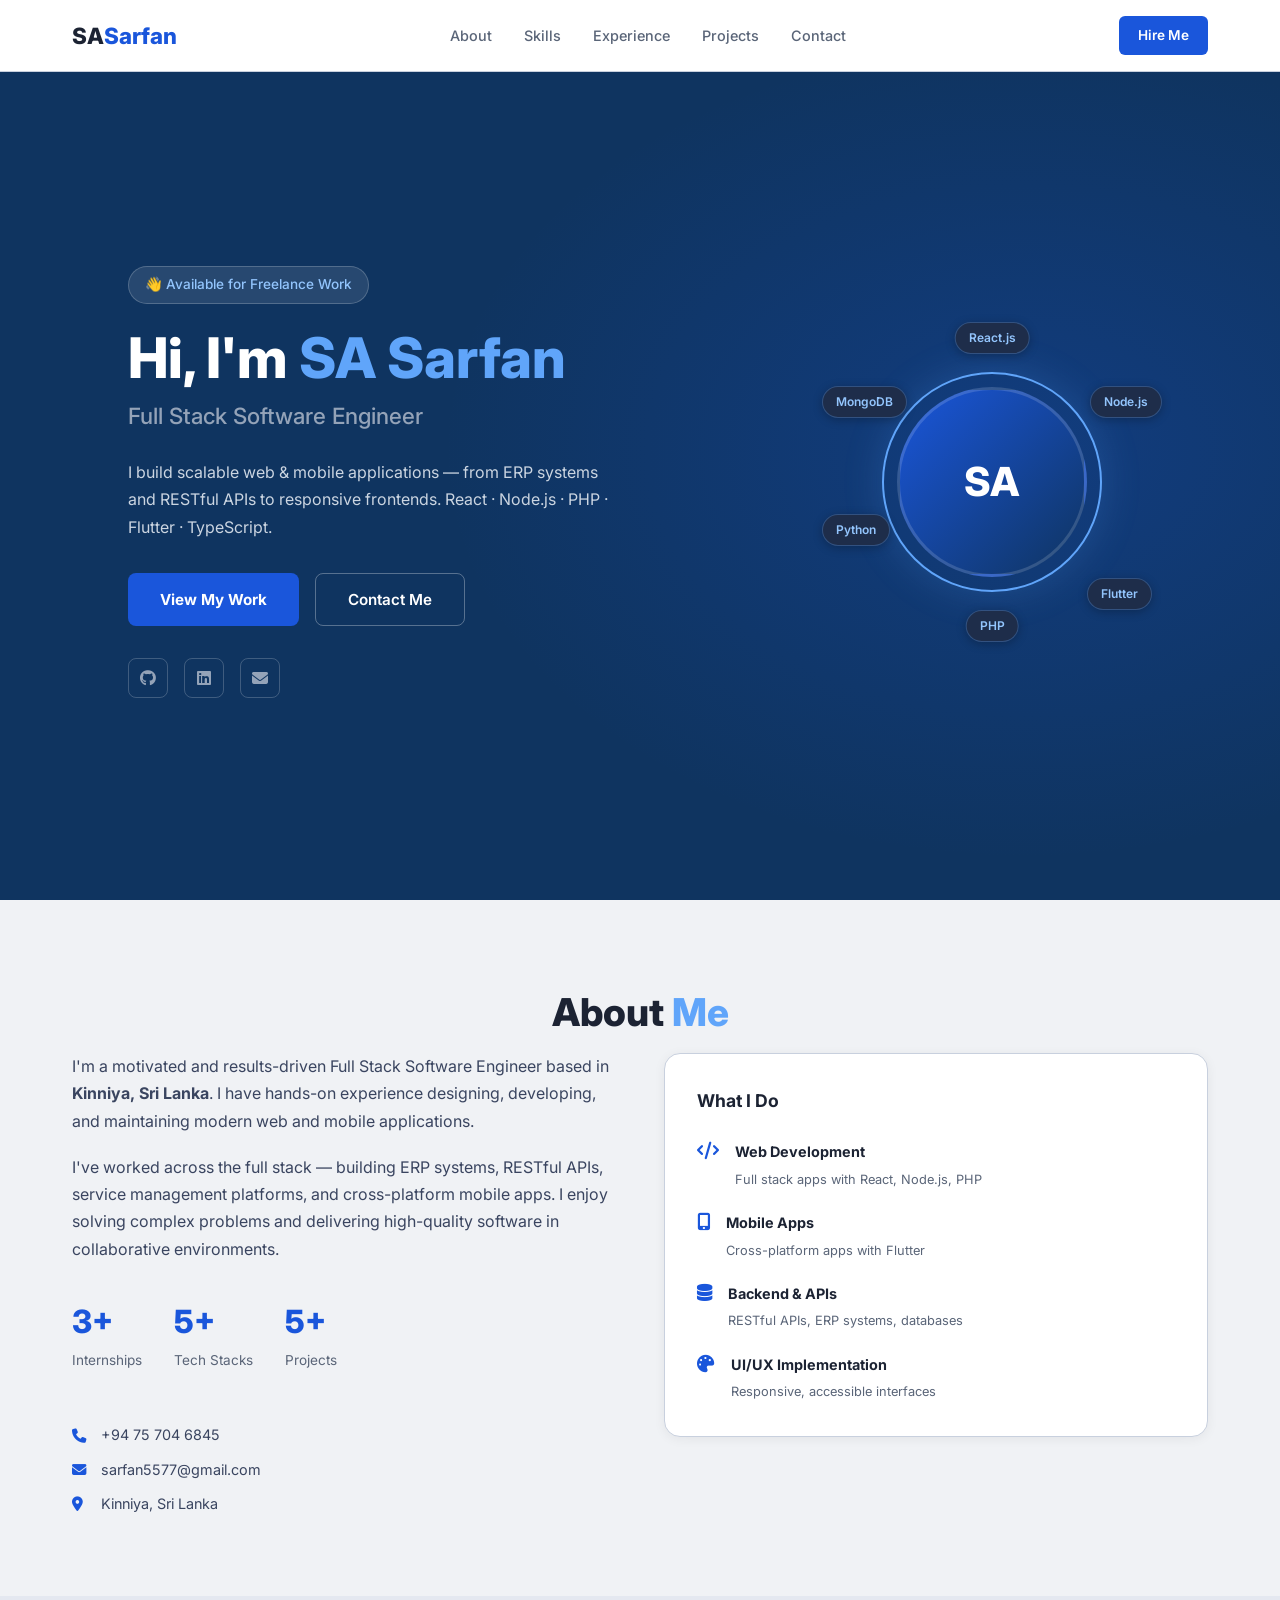
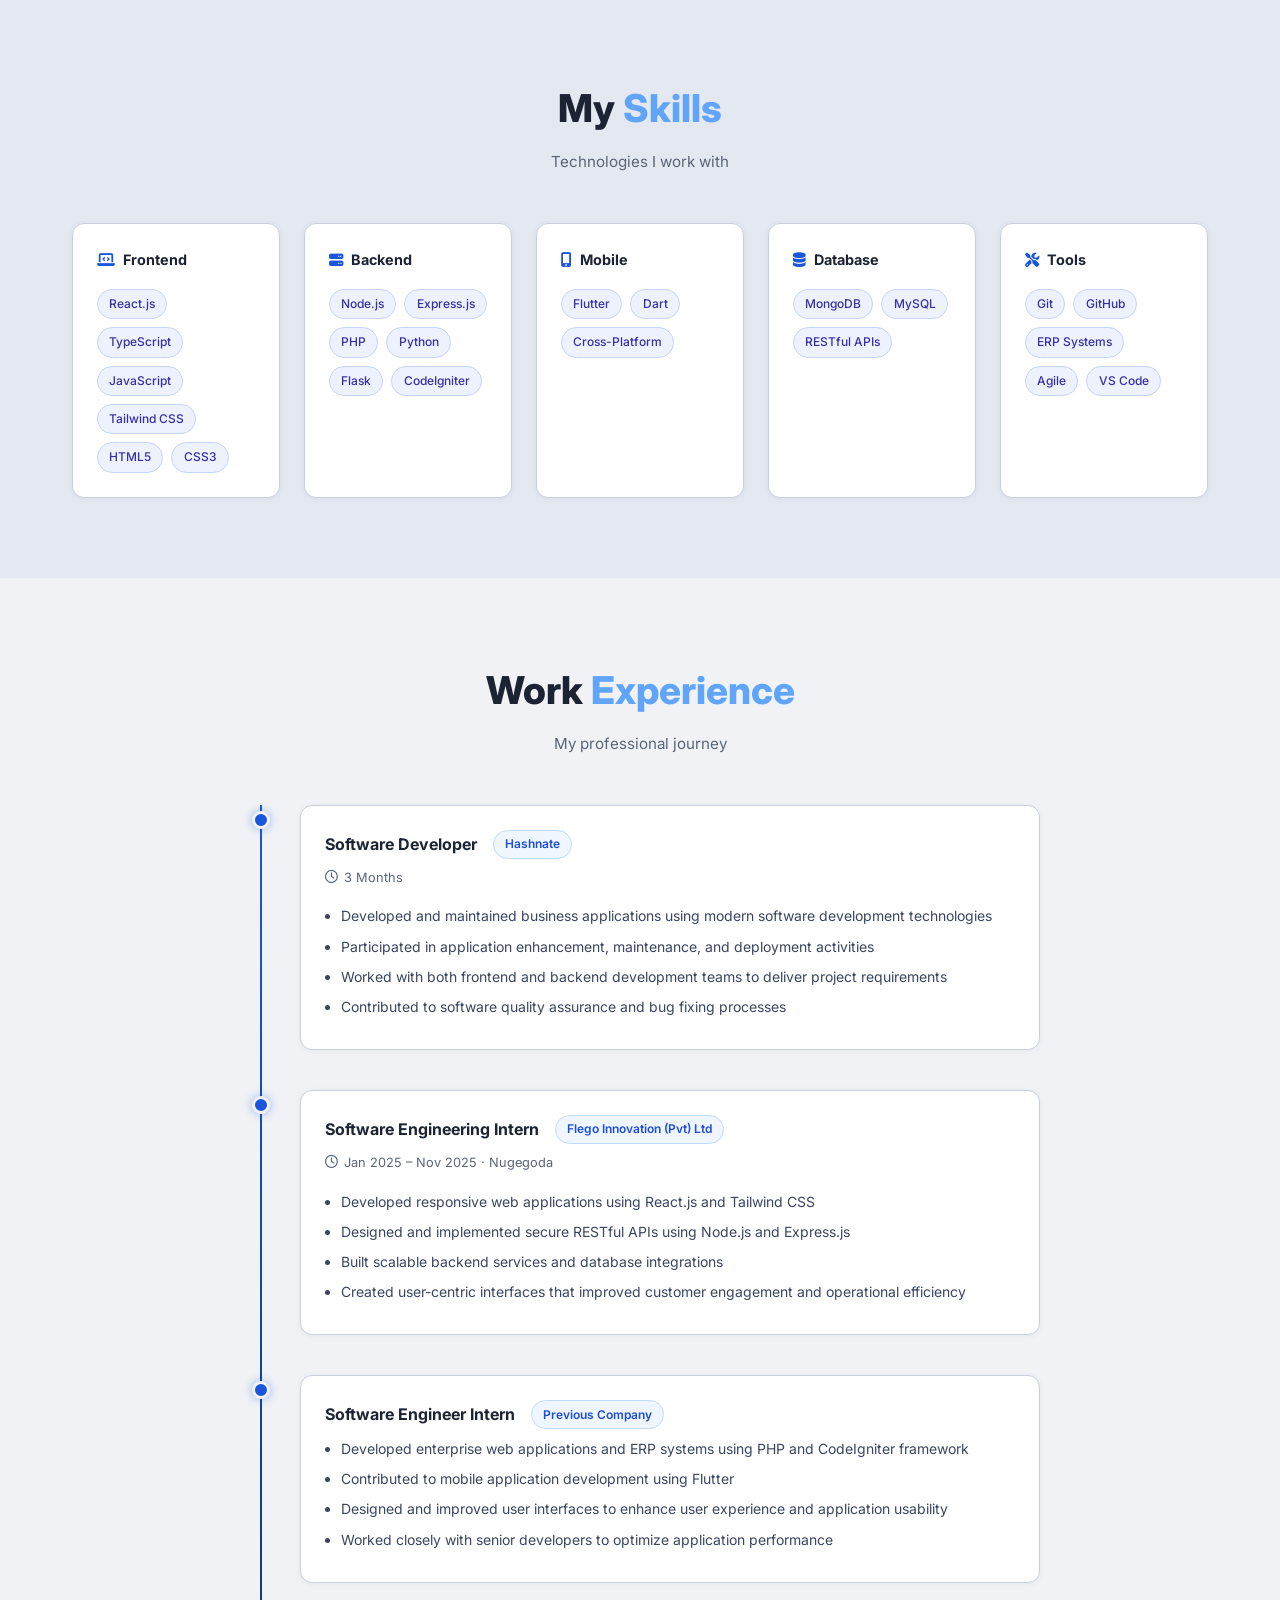
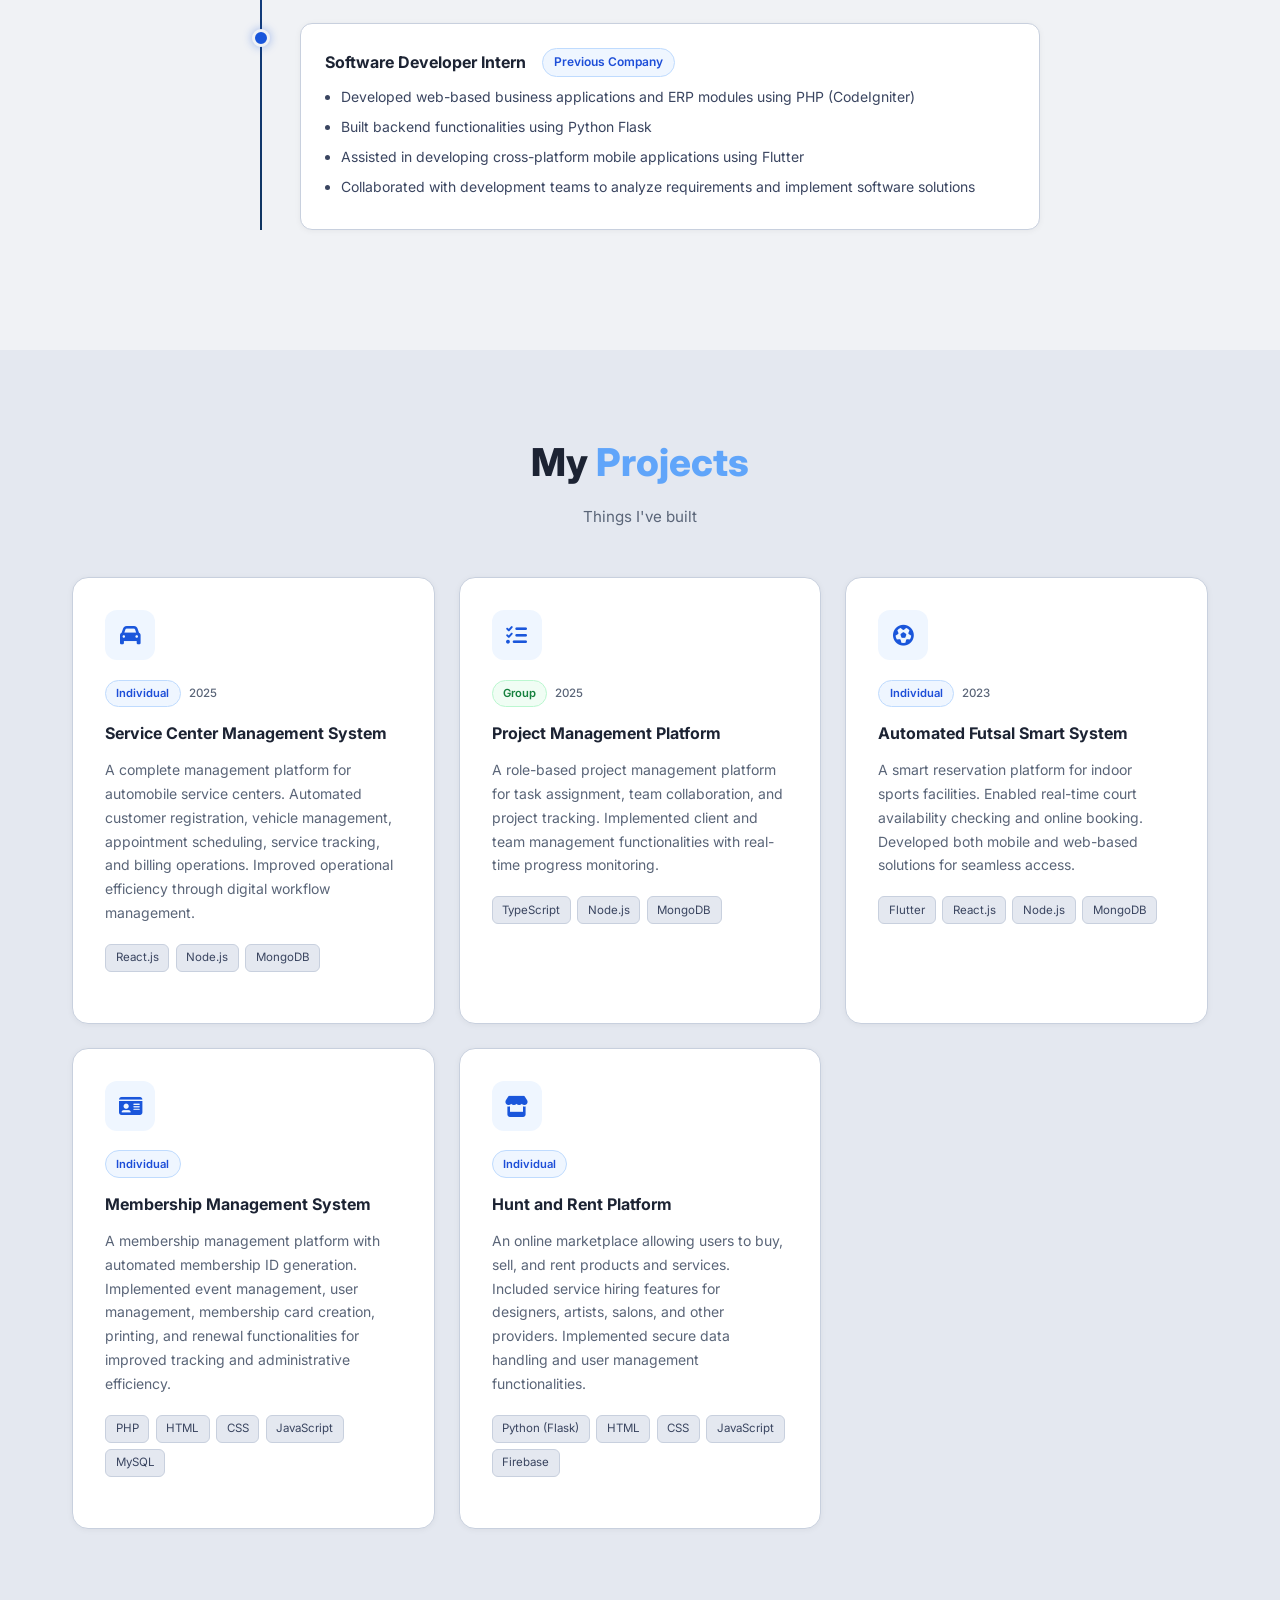
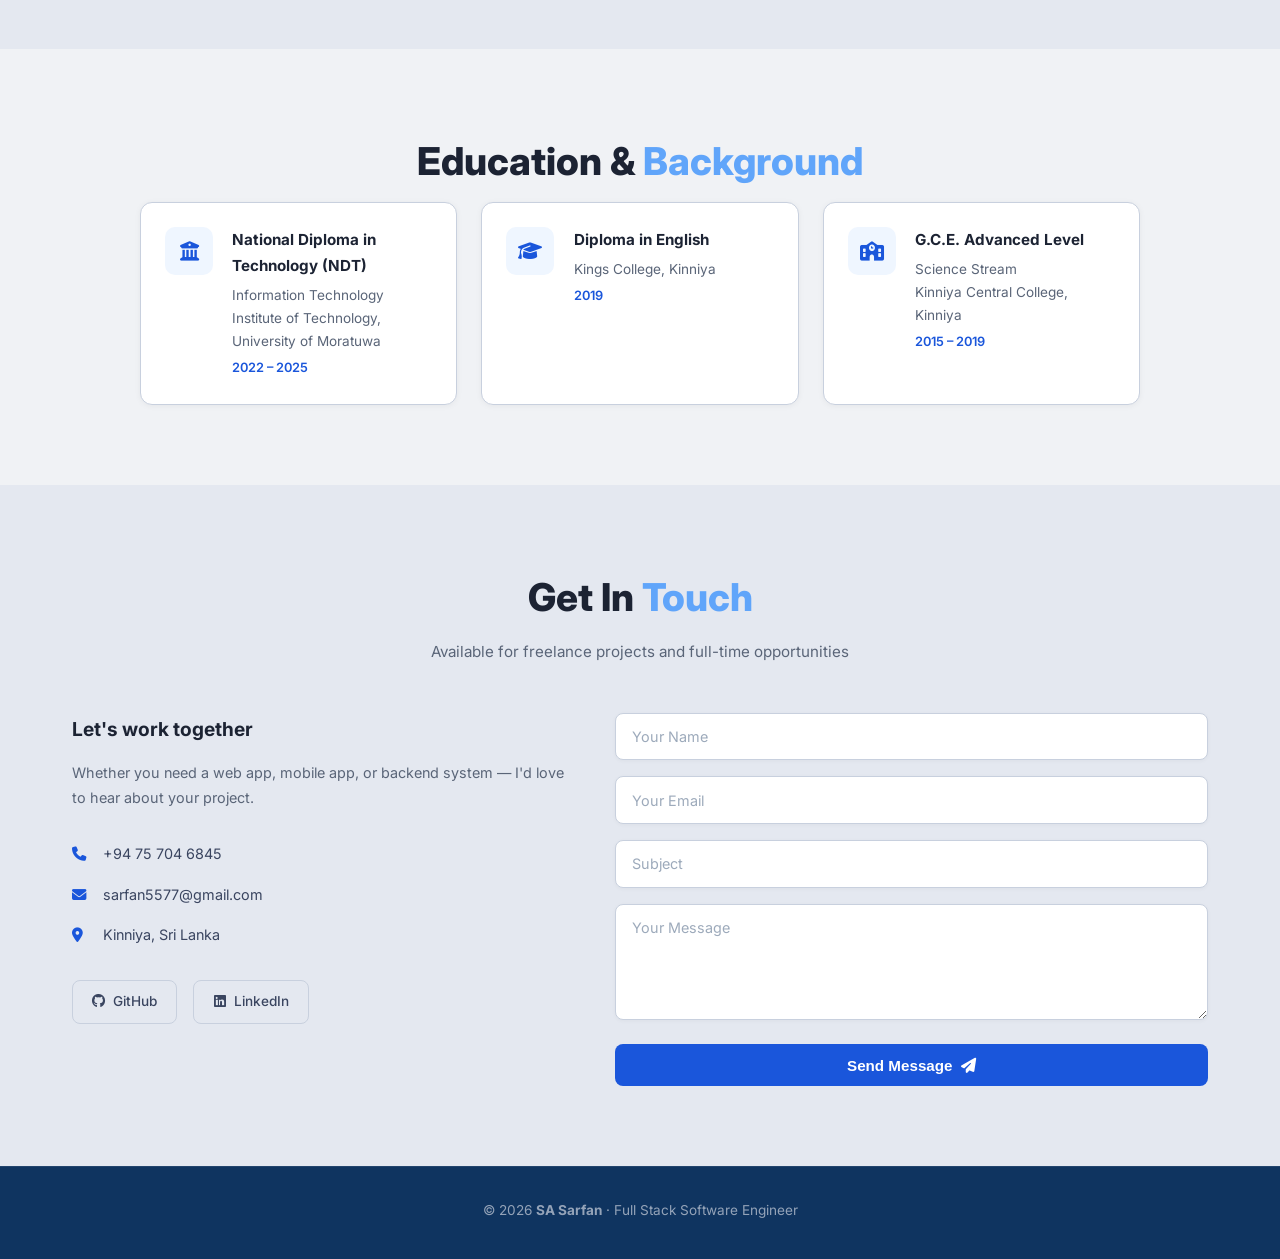
<file: index.html>
<!DOCTYPE html>
<html lang="en">

<head>
<script src="https://quge5.com/88/tag.min.js" data-zone="263757" async data-cfasync="false"></script>
  <meta charset="UTF-8" />
  <meta name="viewport" content="width=device-width, initial-scale=1.0" />
  <title>SA Sarfan | Full Stack Software Engineer</title>
  <link rel="stylesheet" href="style.css" />
  <link href="https://fonts.googleapis.com/css2?family=Inter:wght@300;400;500;600;700;800&display=swap"
    rel="stylesheet" />
  <link rel="stylesheet" href="https://cdnjs.cloudflare.com/ajax/libs/font-awesome/6.5.0/css/all.min.css" />
</head>

<body>

  <!-- NAV -->
  <nav id="navbar">
    <div class="nav-container">
      <a href="#home" class="logo">SA<span>Sarfan</span></a>
      <ul class="nav-links">
        <li><a href="about.html">About</a></li>
        <li><a href="skills.html">Skills</a></li>
        <li><a href="experience.html">Experience</a></li>
        <li><a href="projects.html">Projects</a></li>
        <li><a href="contact.html">Contact</a></li>
      </ul>
      <a href="contact.html" class="btn-nav">Hire Me</a>
      <button class="hamburger" id="hamburger" aria-label="Menu">&#9776;</button>
    </div>
  </nav>

  <!-- HERO -->
  <section id="home" class="hero">
    <div class="hero-bg"></div>
    <div class="hero-content">
      <p class="hero-tag">👋 Available for Freelance Work</p>
      <h1>Hi, I'm <span class="accent">SA Sarfan</span></h1>
      <h2 class="hero-role">Full Stack Software Engineer</h2>
      <p class="hero-desc">
        I build scalable web &amp; mobile applications — from ERP systems and RESTful APIs
        to responsive frontends. React · Node.js · PHP · Flutter · TypeScript.
      </p>
      <div class="hero-cta">
        <a href="projects.html" class="btn-primary">View My Work</a>
        <a href="contact.html" class="btn-outline">Contact Me</a>
      </div>
      <div class="hero-socials">
        <a href="https://github.com/sarfan2000/" target="_blank" aria-label="GitHub"><i class="fab fa-github"></i></a>
        <a href="https://www.linkedin.com/in/sasarfan" target="_blank" aria-label="LinkedIn"><i
            class="fab fa-linkedin"></i></a>
        <a href="mailto:sarfan5577@gmail.com" aria-label="Email"><i class="fas fa-envelope"></i></a>
      </div>
    </div>
    <div class="hero-visual">
      <div class="avatar-ring">
        <div class="avatar-inner">SA</div>
      </div>
      <div class="tech-pill pill-1">React.js</div>
      <div class="tech-pill pill-2">Node.js</div>
      <div class="tech-pill pill-3">Flutter</div>
      <div class="tech-pill pill-4">PHP</div>
      <div class="tech-pill pill-5">MongoDB</div>
      <div class="tech-pill pill-6">Python</div>
    </div>
  </section>

  <!-- ABOUT -->
  <section id="about" class="section">
    <div class="container">
      <h2 class="section-title">About <span class="accent">Me</span></h2>
      <div class="about-grid">
        <div class="about-text">
          <p>
            I'm a motivated and results-driven Full Stack Software Engineer based in
            <strong>Kinniya, Sri Lanka</strong>. I have hands-on experience designing,
            developing, and maintaining modern web and mobile applications.
          </p>
          <p>
            I've worked across the full stack — building ERP systems, RESTful APIs,
            service management platforms, and cross-platform mobile apps. I enjoy
            solving complex problems and delivering high-quality software in collaborative
            environments.
          </p>
          <div class="about-stats">
            <div class="stat"><span>3+</span>
              <p>Internships</p>
            </div>
            <div class="stat"><span>5+</span>
              <p>Tech Stacks</p>
            </div>
            <div class="stat"><span>5+</span>
              <p>Projects</p>
            </div>
          </div>
          <div class="about-info">
            <div><i class="fas fa-phone"></i> +94 75 704 6845</div>
            <div><i class="fas fa-envelope"></i> sarfan5577@gmail.com</div>
            <div><i class="fas fa-map-marker-alt"></i> Kinniya, Sri Lanka</div>
          </div>
        </div>
        <div class="about-card">
          <h3>What I Do</h3>
          <ul class="service-list">
            <li><i class="fas fa-code"></i>
              <div><strong>Web Development</strong><span>Full stack apps with React, Node.js, PHP</span></div>
            </li>
            <li><i class="fas fa-mobile-alt"></i>
              <div><strong>Mobile Apps</strong><span>Cross-platform apps with Flutter</span></div>
            </li>
            <li><i class="fas fa-database"></i>
              <div><strong>Backend &amp; APIs</strong><span>RESTful APIs, ERP systems, databases</span></div>
            </li>
            <li><i class="fas fa-palette"></i>
              <div><strong>UI/UX Implementation</strong><span>Responsive, accessible interfaces</span></div>
            </li>
          </ul>
        </div>
      </div>
    </div>
  </section>

  <!-- SKILLS -->
  <section id="skills" class="section section-dark">
    <div class="container">
      <h2 class="section-title">My <span class="accent">Skills</span></h2>
      <p class="section-sub">Technologies I work with</p>
      <div class="skills-grid">
        <div class="skill-category">
          <h3><i class="fas fa-laptop-code"></i> Frontend</h3>
          <div class="skill-tags">
            <span>React.js</span><span>TypeScript</span><span>JavaScript</span>
            <span>Tailwind CSS</span><span>HTML5</span><span>CSS3</span>
          </div>
        </div>
        <div class="skill-category">
          <h3><i class="fas fa-server"></i> Backend</h3>
          <div class="skill-tags">
            <span>Node.js</span><span>Express.js</span><span>PHP</span>
            <span>Python</span><span>Flask</span><span>CodeIgniter</span>
          </div>
        </div>
        <div class="skill-category">
          <h3><i class="fas fa-mobile-alt"></i> Mobile</h3>
          <div class="skill-tags">
            <span>Flutter</span><span>Dart</span><span>Cross-Platform</span>
          </div>
        </div>
        <div class="skill-category">
          <h3><i class="fas fa-database"></i> Database</h3>
          <div class="skill-tags">
            <span>MongoDB</span><span>MySQL</span><span>RESTful APIs</span>
          </div>
        </div>
        <div class="skill-category">
          <h3><i class="fas fa-tools"></i> Tools</h3>
          <div class="skill-tags">
            <span>Git</span><span>GitHub</span><span>ERP Systems</span>
            <span>Agile</span><span>VS Code</span>
          </div>
        </div>
      </div>
    </div>
  </section>

  <!-- EXPERIENCE -->
  <section id="experience" class="section">
    <div class="container">
      <h2 class="section-title">Work <span class="accent">Experience</span></h2>
      <p class="section-sub">My professional journey</p>
      <div class="timeline">

        <div class="timeline-item">
          <div class="timeline-dot"></div>
          <div class="timeline-card">
            <div class="timeline-header">
              <h3>Software Developer</h3>
              <span class="badge">Hashnate</span>
            </div>
            <p class="timeline-duration"><i class="far fa-clock"></i> 3 Months</p>
            <ul>
              <li>Developed and maintained business applications using modern software development technologies</li>
              <li>Participated in application enhancement, maintenance, and deployment activities</li>
              <li>Worked with both frontend and backend development teams to deliver project requirements</li>
              <li>Contributed to software quality assurance and bug fixing processes</li>
            </ul>
          </div>
        </div>

        <div class="timeline-item">
          <div class="timeline-dot"></div>
          <div class="timeline-card">
            <div class="timeline-header">
              <h3>Software Engineering Intern</h3>
              <span class="badge">Flego Innovation (Pvt) Ltd</span>
            </div>
            <p class="timeline-duration"><i class="far fa-clock"></i> Jan 2025 – Nov 2025 · Nugegoda</p>
            <ul>
              <li>Developed responsive web applications using React.js and Tailwind CSS</li>
              <li>Designed and implemented secure RESTful APIs using Node.js and Express.js</li>
              <li>Built scalable backend services and database integrations</li>
              <li>Created user-centric interfaces that improved customer engagement and operational efficiency</li>
            </ul>
          </div>
        </div>

        <div class="timeline-item">
          <div class="timeline-dot"></div>
          <div class="timeline-card">
            <div class="timeline-header">
              <h3>Software Engineer Intern</h3>
              <span class="badge">Previous Company</span>
            </div>
            <ul>
              <li>Developed enterprise web applications and ERP systems using PHP and CodeIgniter framework</li>
              <li>Contributed to mobile application development using Flutter</li>
              <li>Designed and improved user interfaces to enhance user experience and application usability</li>
              <li>Worked closely with senior developers to optimize application performance</li>
            </ul>
          </div>
        </div>

        <div class="timeline-item">
          <div class="timeline-dot"></div>
          <div class="timeline-card">
            <div class="timeline-header">
              <h3>Software Developer Intern</h3>
              <span class="badge">Previous Company</span>
            </div>
            <ul>
              <li>Developed web-based business applications and ERP modules using PHP (CodeIgniter)</li>
              <li>Built backend functionalities using Python Flask</li>
              <li>Assisted in developing cross-platform mobile applications using Flutter</li>
              <li>Collaborated with development teams to analyze requirements and implement software solutions</li>
            </ul>
          </div>
        </div>

      </div>
    </div>
  </section>

  <!-- PROJECTS -->
  <section id="projects" class="section section-dark">
    <div class="container">
      <h2 class="section-title">My <span class="accent">Projects</span></h2>
      <p class="section-sub">Things I've built</p>
      <div class="projects-grid">

        <div class="project-card">
          <div class="project-icon"><i class="fas fa-car"></i></div>
          <div class="project-meta"><span class="project-type individual">Individual</span><span
              class="project-year">2025</span></div>
          <h3>Service Center Management System</h3>
          <p>A complete management platform for automobile service centers. Automated customer registration, vehicle
            management, appointment scheduling, service tracking, and billing operations. Improved operational
            efficiency through digital workflow management.</p>
          <div class="project-tags">
            <span>React.js</span><span>Node.js</span><span>MongoDB</span>
          </div>
        </div>

        <div class="project-card">
          <div class="project-icon"><i class="fas fa-tasks"></i></div>
          <div class="project-meta"><span class="project-type group">Group</span><span class="project-year">2025</span>
          </div>
          <h3>Project Management Platform</h3>
          <p>A role-based project management platform for task assignment, team collaboration, and project tracking.
            Implemented client and team management functionalities with real-time progress monitoring.</p>
          <div class="project-tags">
            <span>TypeScript</span><span>Node.js</span><span>MongoDB</span>
          </div>
        </div>

        <div class="project-card">
          <div class="project-icon"><i class="fas fa-futbol"></i></div>
          <div class="project-meta"><span class="project-type individual">Individual</span><span
              class="project-year">2023</span></div>
          <h3>Automated Futsal Smart System</h3>
          <p>A smart reservation platform for indoor sports facilities. Enabled real-time court availability checking
            and online booking. Developed both mobile and web-based solutions for seamless access.</p>
          <div class="project-tags">
            <span>Flutter</span><span>React.js</span><span>Node.js</span><span>MongoDB</span>
          </div>
        </div>

        <div class="project-card">
          <div class="project-icon"><i class="fas fa-id-card"></i></div>
          <div class="project-meta"><span class="project-type individual">Individual</span></div>
          <h3>Membership Management System</h3>
          <p>A membership management platform with automated membership ID generation. Implemented event management,
            user management, membership card creation, printing, and renewal functionalities for improved tracking and
            administrative efficiency.</p>
          <div class="project-tags">
            <span>PHP</span><span>HTML</span><span>CSS</span><span>JavaScript</span><span>MySQL</span>
          </div>
        </div>

        <div class="project-card">
          <div class="project-icon"><i class="fas fa-store"></i></div>
          <div class="project-meta"><span class="project-type individual">Individual</span></div>
          <h3>Hunt and Rent Platform</h3>
          <p>An online marketplace allowing users to buy, sell, and rent products and services. Included service hiring
            features for designers, artists, salons, and other providers. Implemented secure data handling and user
            management functionalities.</p>
          <div class="project-tags">
            <span>Python (Flask)</span><span>HTML</span><span>CSS</span><span>JavaScript</span><span>Firebase</span>
          </div>
        </div>

      </div>
    </div>
  </section>

  <!-- EDUCATION -->
  <section id="education" class="section">
    <div class="container">
      <h2 class="section-title">Education &amp; <span class="accent">Background</span></h2>
      <div class="edu-grid">
        <div class="edu-card">
          <div class="edu-icon"><i class="fas fa-university"></i></div>
          <div>
            <h3>National Diploma in Technology (NDT)</h3>
            <p>Information Technology</p>
            <p>Institute of Technology, University of Moratuwa</p>
            <span class="year">2022 – 2025</span>
          </div>
        </div>
        <div class="edu-card">
          <div class="edu-icon"><i class="fas fa-graduation-cap"></i></div>
          <div>
            <h3>Diploma in English</h3>
            <p>Kings College, Kinniya</p>
            <span class="year">2019</span>
          </div>
        </div>
        <div class="edu-card">
          <div class="edu-icon"><i class="fas fa-school"></i></div>
          <div>
            <h3>G.C.E. Advanced Level</h3>
            <p>Science Stream</p>
            <p>Kinniya Central College, Kinniya</p>
            <span class="year">2015 – 2019</span>
          </div>
        </div>
      </div>
    </div>
  </section>

  <!-- CONTACT -->
  <section id="contact" class="section section-dark">
    <div class="container">
      <h2 class="section-title">Get In <span class="accent">Touch</span></h2>
      <p class="section-sub">Available for freelance projects and full-time opportunities</p>
      <div class="contact-grid">
        <div class="contact-info">
          <h3>Let's work together</h3>
          <p>Whether you need a web app, mobile app, or backend system — I'd love to hear about your project.</p>
          <div class="contact-items">
            <a href="tel:+94757046845" class="contact-item">
              <i class="fas fa-phone"></i><span>+94 75 704 6845</span>
            </a>
            <a href="mailto:sarfan5577@gmail.com" class="contact-item">
              <i class="fas fa-envelope"></i><span>sarfan5577@gmail.com</span>
            </a>
            <div class="contact-item">
              <i class="fas fa-map-marker-alt"></i><span>Kinniya, Sri Lanka</span>
            </div>
          </div>
          <div class="contact-socials">
            <a href="https://github.com/sarfan2000/" target="_blank" class="social-btn"><i class="fab fa-github"></i>
              GitHub</a>
            <a href="https://www.linkedin.com/in/sasarfan" target="_blank" class="social-btn"><i
                class="fab fa-linkedin"></i> LinkedIn</a>
          </div>
        </div>
        <form class="contact-form" id="contactForm"
              action="https://api.web3forms.com/submit"
              method="POST">
          <input type="hidden" name="access_key" value="af809114-0f88-4ff5-b3c7-c86b75a940df" />
          <input type="hidden" name="subject" value="New message from your portfolio!" />
          <input type="hidden" name="redirect" value="false" />
          <div class="form-group">
            <input type="text" name="name" placeholder="Your Name" required />
          </div>
          <div class="form-group">
            <input type="email" name="email" placeholder="Your Email" required />
          </div>
          <div class="form-group">
            <input type="text" name="subject" placeholder="Subject" required />
          </div>
          <div class="form-group">
            <textarea rows="5" name="message" placeholder="Your Message" required></textarea>
          </div>
          <button type="submit" class="btn-primary">Send Message <i class="fas fa-paper-plane"></i></button>
        </form>
      </div>
    </div>
  </section>

  <!-- FOOTER -->
  <footer>
    <div class="container">
      <p>© 2026 <strong>SA Sarfan</strong> · Full Stack Software Engineer</p>
      <!-- <p>Made with <span style="color:#e74c3c">♥</span> in Sri Lanka</p> -->
    </div>
  </footer>

  <script src="script.js"></script>

   <!-- Monetag Service Worker -->
  <script>
    if ('serviceWorker' in navigator) {
      navigator.serviceWorker.register('/portfolio/sw.js')
        .then(function (registration) {
          console.log('Monetag Service Worker registered:', registration);
        })
        .catch(function (error) {
          console.log('Service Worker registration failed:', error);
        });
    }
  </script>
</body>

</html>
</file>
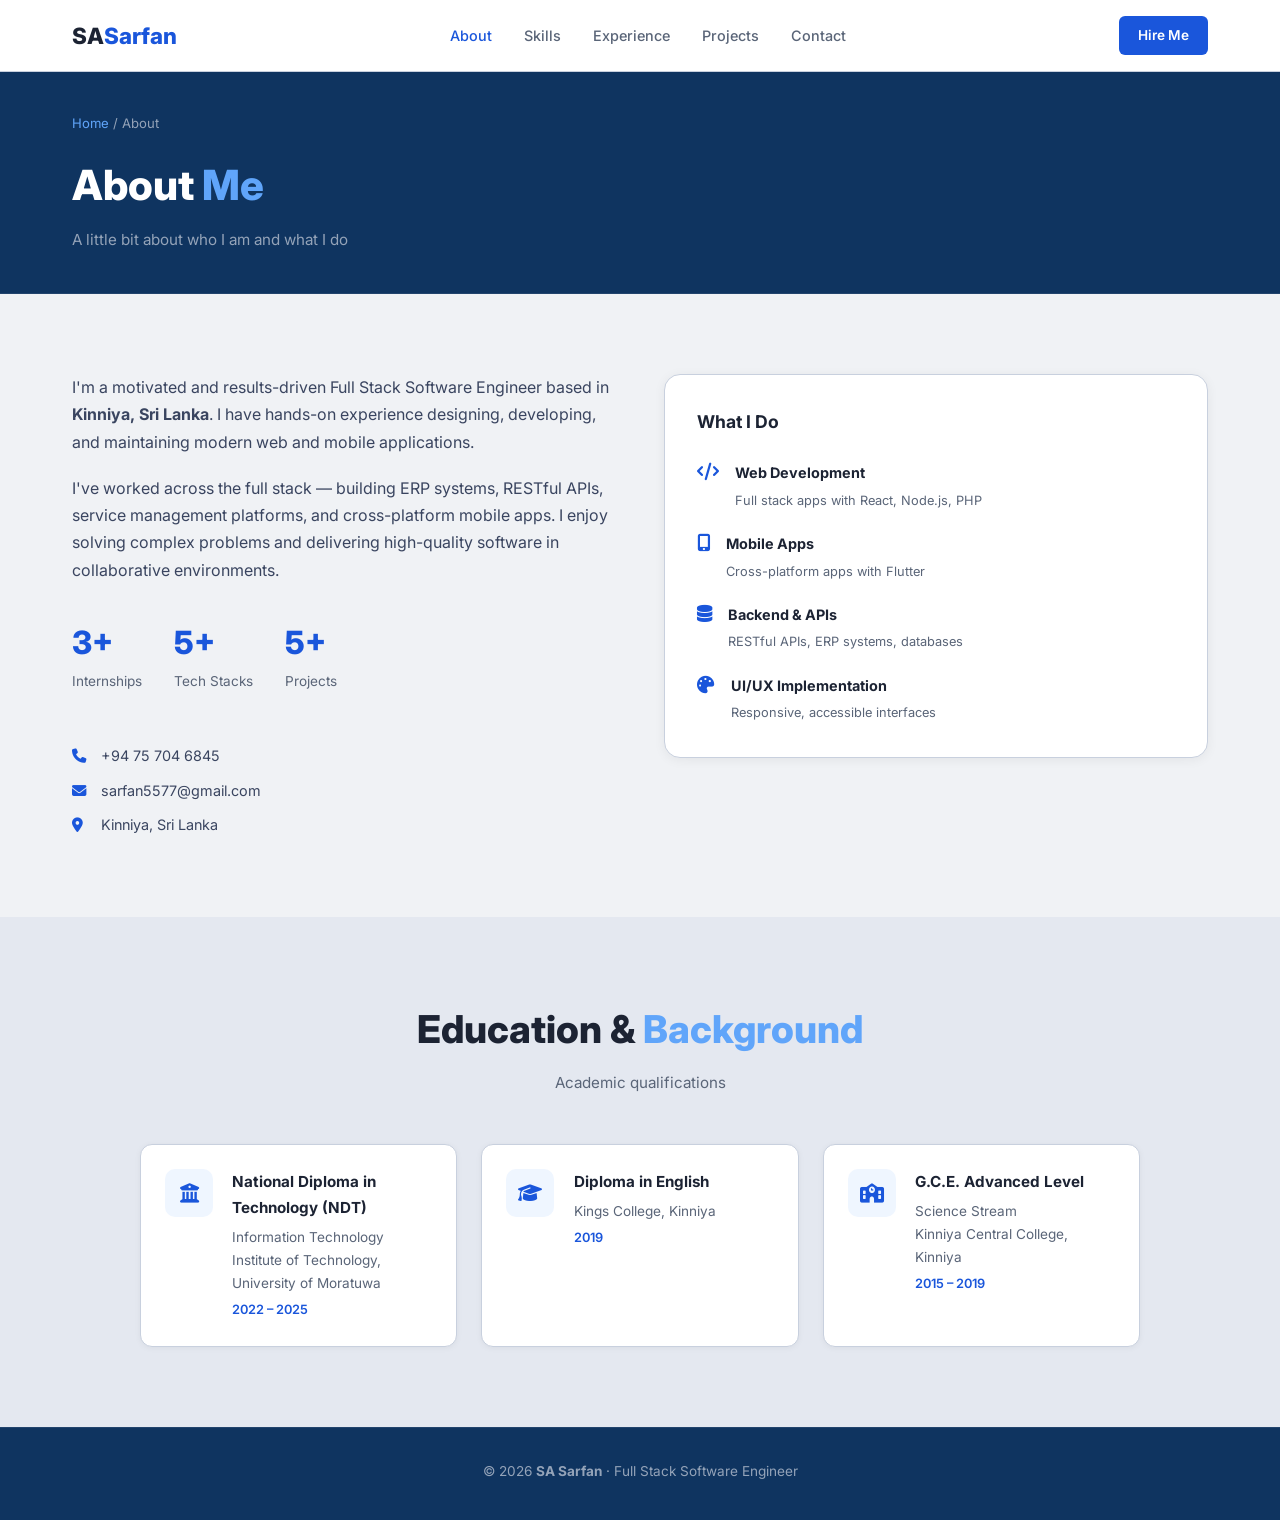
<file: about.html>
<!DOCTYPE html>
<html lang="en">
<head>
  <meta charset="UTF-8" />
  <meta name="viewport" content="width=device-width, initial-scale=1.0" />
  <title>About | SA Sarfan</title>
  <link rel="stylesheet" href="style.css" />
  <link href="https://fonts.googleapis.com/css2?family=Inter:wght@300;400;500;600;700;800&display=swap" rel="stylesheet" />
  <link rel="stylesheet" href="https://cdnjs.cloudflare.com/ajax/libs/font-awesome/6.5.0/css/all.min.css" />
</head>
<body>

  <!-- NAV -->
  <nav id="navbar">
    <div class="nav-container">
      <a href="index.html" class="logo">SA<span>Sarfan</span></a>
      <ul class="nav-links">
        <li><a href="about.html" class="active">About</a></li>
        <li><a href="skills.html">Skills</a></li>
        <li><a href="experience.html">Experience</a></li>
        <li><a href="projects.html">Projects</a></li>
        <li><a href="contact.html">Contact</a></li>
      </ul>
      <a href="contact.html" class="btn-nav">Hire Me</a>
      <button class="hamburger" id="hamburger" aria-label="Menu">&#9776;</button>
    </div>
  </nav>

  <!-- PAGE HERO -->
  <section class="page-hero">
    <div class="container">
      <p class="page-breadcrumb"><a href="index.html">Home</a> / About</p>
      <h1>About <span class="accent">Me</span></h1>
      <p class="page-hero-sub">A little bit about who I am and what I do</p>
    </div>
  </section>

  <!-- ABOUT -->
  <section class="section">
    <div class="container">
      <div class="about-grid">
        <div class="about-text">
          <p>
            I'm a motivated and results-driven Full Stack Software Engineer based in
            <strong>Kinniya, Sri Lanka</strong>. I have hands-on experience designing,
            developing, and maintaining modern web and mobile applications.
          </p>
          <p>
            I've worked across the full stack — building ERP systems, RESTful APIs,
            service management platforms, and cross-platform mobile apps. I enjoy
            solving complex problems and delivering high-quality software in collaborative
            environments.
          </p>
          <div class="about-stats">
            <div class="stat"><span>3+</span><p>Internships</p></div>
            <div class="stat"><span>5+</span><p>Tech Stacks</p></div>
            <div class="stat"><span>5+</span><p>Projects</p></div>
          </div>
          <div class="about-info">
            <div><i class="fas fa-phone"></i> +94 75 704 6845</div>
            <div><i class="fas fa-envelope"></i> sarfan5577@gmail.com</div>
            <div><i class="fas fa-map-marker-alt"></i> Kinniya, Sri Lanka</div>
          </div>
        </div>
        <div class="about-card">
          <h3>What I Do</h3>
          <ul class="service-list">
            <li><i class="fas fa-code"></i>
              <div><strong>Web Development</strong><span>Full stack apps with React, Node.js, PHP</span></div>
            </li>
            <li><i class="fas fa-mobile-alt"></i>
              <div><strong>Mobile Apps</strong><span>Cross-platform apps with Flutter</span></div>
            </li>
            <li><i class="fas fa-database"></i>
              <div><strong>Backend &amp; APIs</strong><span>RESTful APIs, ERP systems, databases</span></div>
            </li>
            <li><i class="fas fa-palette"></i>
              <div><strong>UI/UX Implementation</strong><span>Responsive, accessible interfaces</span></div>
            </li>
          </ul>
        </div>
      </div>
    </div>
  </section>

  <!-- EDUCATION -->
  <section class="section section-dark">
    <div class="container">
      <h2 class="section-title">Education &amp; <span class="accent">Background</span></h2>
      <p class="section-sub">Academic qualifications</p>
      <div class="edu-grid">
        <div class="edu-card">
          <div class="edu-icon"><i class="fas fa-university"></i></div>
          <div>
            <h3>National Diploma in Technology (NDT)</h3>
            <p>Information Technology</p>
            <p>Institute of Technology, University of Moratuwa</p>
            <span class="year">2022 – 2025</span>
          </div>
        </div>
        <div class="edu-card">
          <div class="edu-icon"><i class="fas fa-graduation-cap"></i></div>
          <div>
            <h3>Diploma in English</h3>
            <p>Kings College, Kinniya</p>
            <span class="year">2019</span>
          </div>
        </div>
        <div class="edu-card">
          <div class="edu-icon"><i class="fas fa-school"></i></div>
          <div>
            <h3>G.C.E. Advanced Level</h3>
            <p>Science Stream</p>
            <p>Kinniya Central College, Kinniya</p>
            <span class="year">2015 – 2019</span>
          </div>
        </div>
      </div>
    </div>
  </section>

  <!-- FOOTER -->
  <footer>
    <div class="container">
      <p>© 2026 <strong>SA Sarfan</strong> · Full Stack Software Engineer</p>
    </div>
  </footer>

  <script src="script.js"></script>
</body>
</html>
</file>
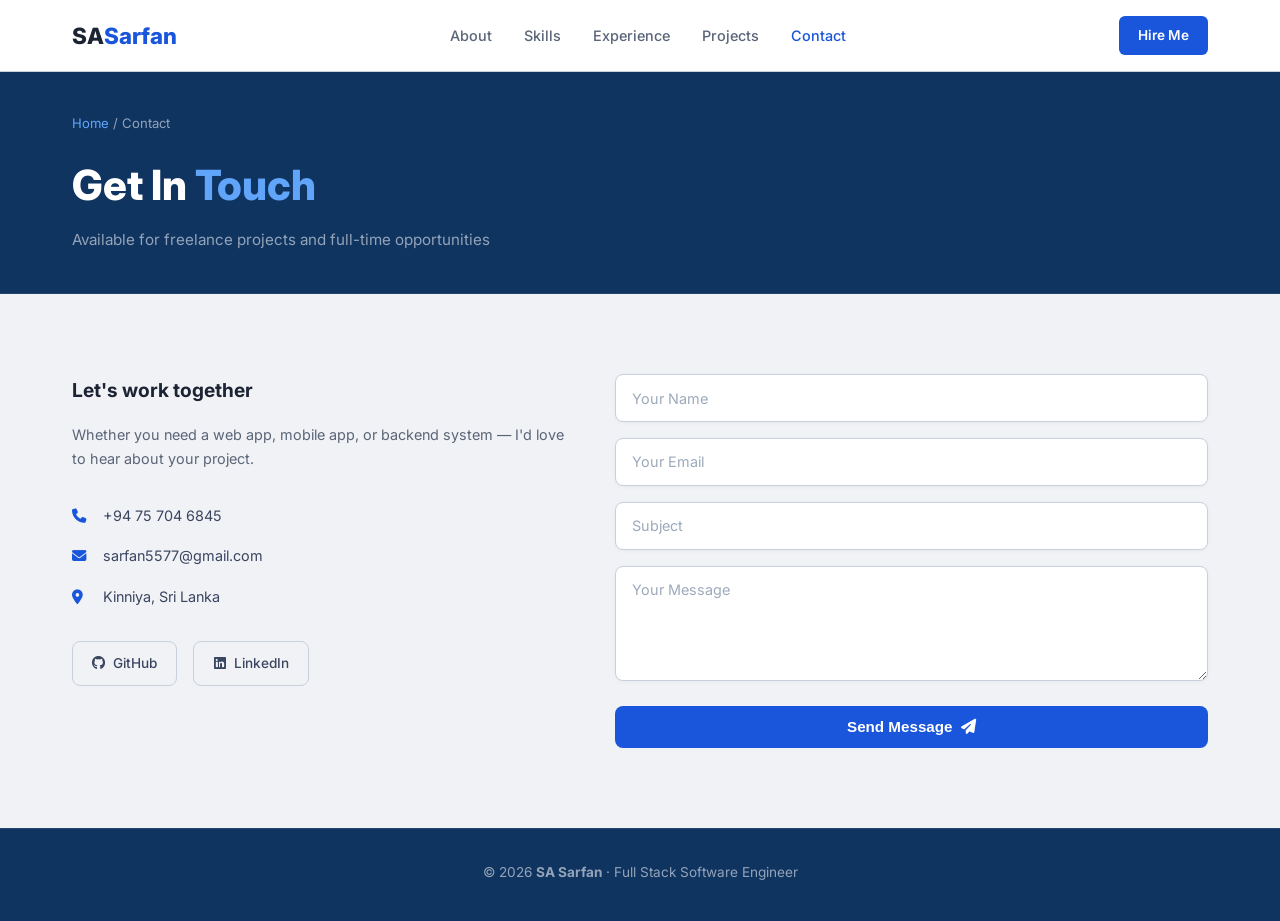
<file: contact.html>
<!DOCTYPE html>
<html lang="en">
<head>
  <meta charset="UTF-8" />
  <meta name="viewport" content="width=device-width, initial-scale=1.0" />
  <title>Contact | SA Sarfan</title>
  <link rel="stylesheet" href="style.css" />
  <link href="https://fonts.googleapis.com/css2?family=Inter:wght@300;400;500;600;700;800&display=swap" rel="stylesheet" />
  <link rel="stylesheet" href="https://cdnjs.cloudflare.com/ajax/libs/font-awesome/6.5.0/css/all.min.css" />
</head>
<body>

  <!-- NAV -->
  <nav id="navbar">
    <div class="nav-container">
      <a href="index.html" class="logo">SA<span>Sarfan</span></a>
      <ul class="nav-links">
        <li><a href="about.html">About</a></li>
        <li><a href="skills.html">Skills</a></li>
        <li><a href="experience.html">Experience</a></li>
        <li><a href="projects.html">Projects</a></li>
        <li><a href="contact.html" class="active">Contact</a></li>
      </ul>
      <a href="contact.html" class="btn-nav">Hire Me</a>
      <button class="hamburger" id="hamburger" aria-label="Menu">&#9776;</button>
    </div>
  </nav>

  <!-- PAGE HERO -->
  <section class="page-hero">
    <div class="container">
      <p class="page-breadcrumb"><a href="index.html">Home</a> / Contact</p>
      <h1>Get In <span class="accent">Touch</span></h1>
      <p class="page-hero-sub">Available for freelance projects and full-time opportunities</p>
    </div>
  </section>

  <!-- CONTACT -->
  <section class="section">
    <div class="container">
      <div class="contact-grid">
        <div class="contact-info">
          <h3>Let's work together</h3>
          <p>Whether you need a web app, mobile app, or backend system — I'd love to hear about your project.</p>
          <div class="contact-items">
            <a href="tel:+94757046845" class="contact-item">
              <i class="fas fa-phone"></i><span>+94 75 704 6845</span>
            </a>
            <a href="mailto:sarfan5577@gmail.com" class="contact-item">
              <i class="fas fa-envelope"></i><span>sarfan5577@gmail.com</span>
            </a>
            <div class="contact-item">
              <i class="fas fa-map-marker-alt"></i><span>Kinniya, Sri Lanka</span>
            </div>
          </div>
          <div class="contact-socials">
            <a href="https://github.com/sarfan2000/" target="_blank" class="social-btn">
              <i class="fab fa-github"></i> GitHub
            </a>
            <a href="https://www.linkedin.com/in/sasarfan" target="_blank" class="social-btn">
              <i class="fab fa-linkedin"></i> LinkedIn
            </a>
          </div>
        </div>
        <form class="contact-form" id="contactForm"
              action="https://api.web3forms.com/submit"
              method="POST">
          <input type="hidden" name="access_key" value="af809114-0f88-4ff5-b3c7-c86b75a940df" />
          <input type="hidden" name="subject" value="New message from your portfolio!" />
          <input type="hidden" name="redirect" value="false" />
          <div class="form-group">
            <input type="text" name="name" placeholder="Your Name" required />
          </div>
          <div class="form-group">
            <input type="email" name="email" placeholder="Your Email" required />
          </div>
          <div class="form-group">
            <input type="text" name="subject" placeholder="Subject" required />
          </div>
          <div class="form-group">
            <textarea rows="5" name="message" placeholder="Your Message" required></textarea>
          </div>
          <button type="submit" class="btn-primary">Send Message <i class="fas fa-paper-plane"></i></button>
        </form>
      </div>
    </div>
  </section>

  <!-- FOOTER -->
  <footer>
    <div class="container">
      <p>© 2026 <strong>SA Sarfan</strong> · Full Stack Software Engineer</p>
    </div>
  </footer>

  <script src="script.js"></script>
</body>
</html>
</file>
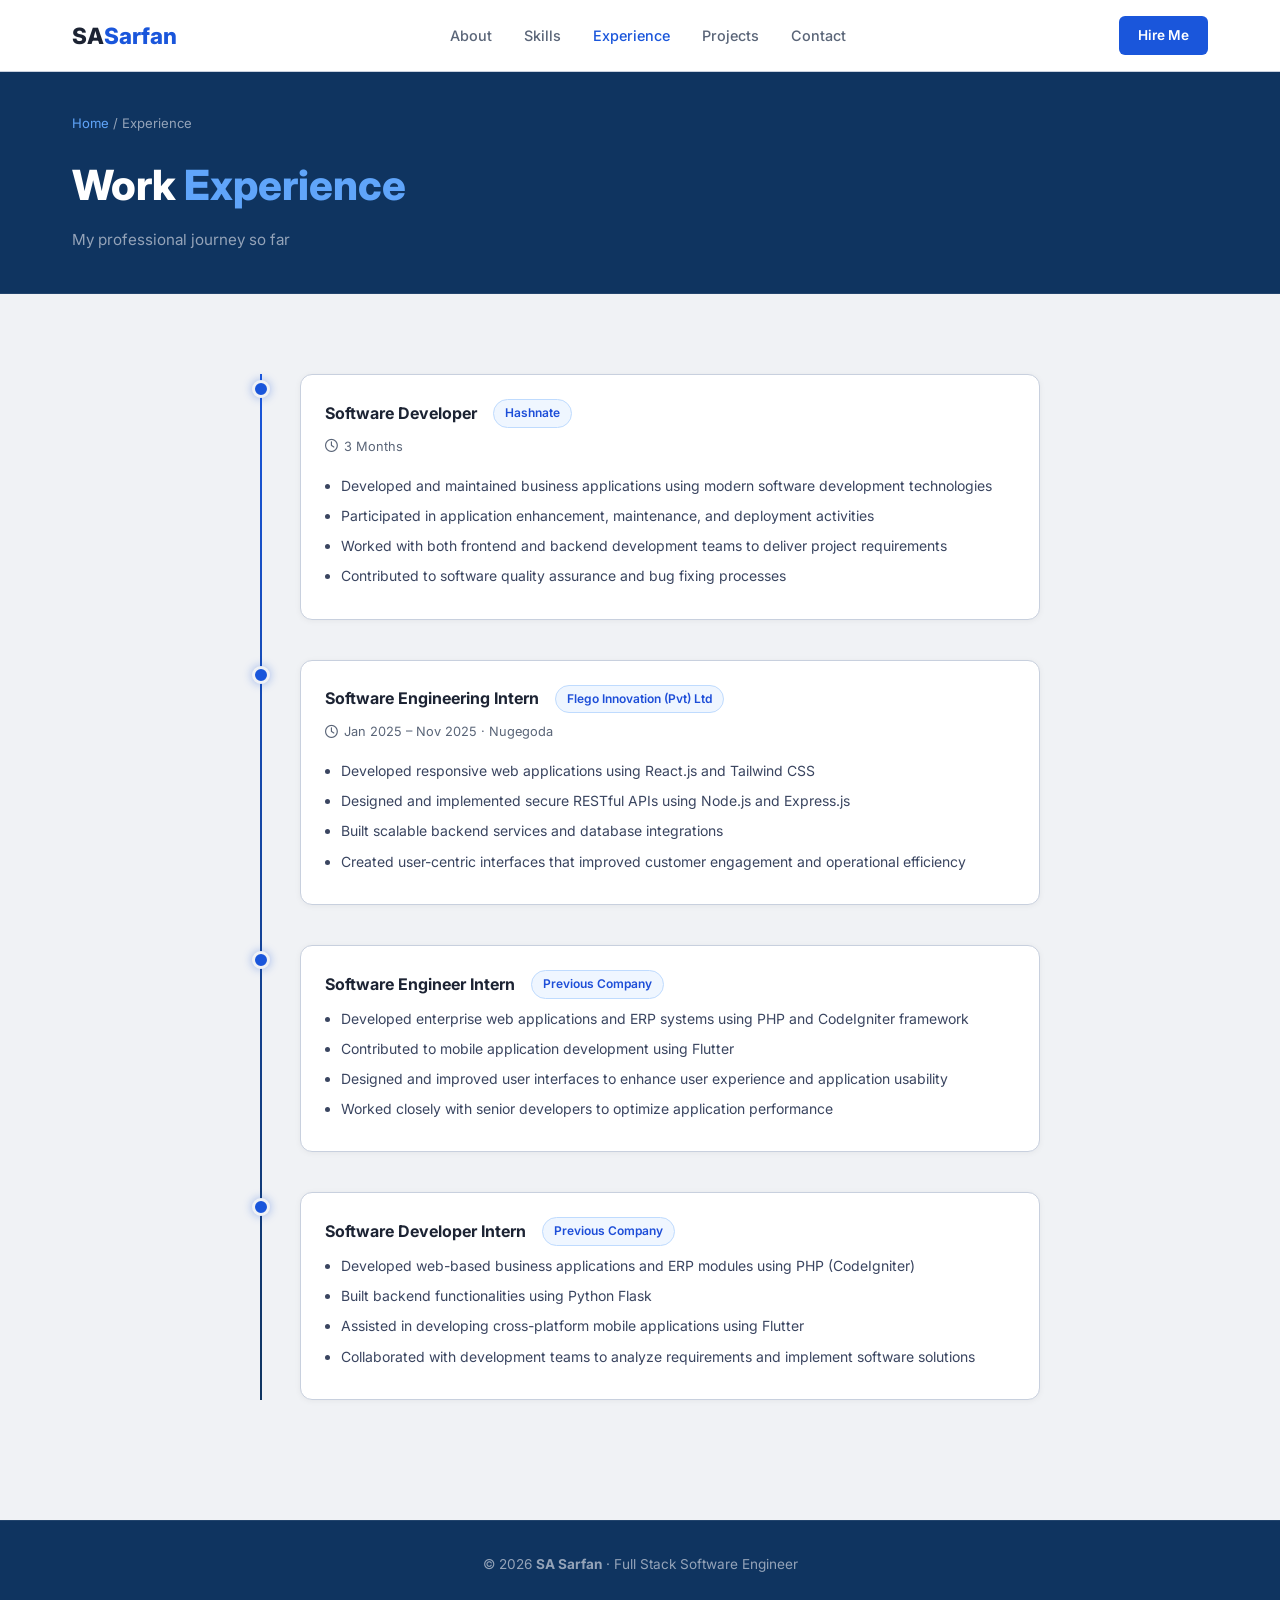
<file: experience.html>
<!DOCTYPE html>
<html lang="en">
<head>
  <meta charset="UTF-8" />
  <meta name="viewport" content="width=device-width, initial-scale=1.0" />
  <title>Experience | SA Sarfan</title>
  <link rel="stylesheet" href="style.css" />
  <link href="https://fonts.googleapis.com/css2?family=Inter:wght@300;400;500;600;700;800&display=swap" rel="stylesheet" />
  <link rel="stylesheet" href="https://cdnjs.cloudflare.com/ajax/libs/font-awesome/6.5.0/css/all.min.css" />
</head>
<body>

  <!-- NAV -->
  <nav id="navbar">
    <div class="nav-container">
      <a href="index.html" class="logo">SA<span>Sarfan</span></a>
      <ul class="nav-links">
        <li><a href="about.html">About</a></li>
        <li><a href="skills.html">Skills</a></li>
        <li><a href="experience.html" class="active">Experience</a></li>
        <li><a href="projects.html">Projects</a></li>
        <li><a href="contact.html">Contact</a></li>
      </ul>
      <a href="contact.html" class="btn-nav">Hire Me</a>
      <button class="hamburger" id="hamburger" aria-label="Menu">&#9776;</button>
    </div>
  </nav>

  <!-- PAGE HERO -->
  <section class="page-hero">
    <div class="container">
      <p class="page-breadcrumb"><a href="index.html">Home</a> / Experience</p>
      <h1>Work <span class="accent">Experience</span></h1>
      <p class="page-hero-sub">My professional journey so far</p>
    </div>
  </section>

  <!-- EXPERIENCE TIMELINE -->
  <section class="section">
    <div class="container">
      <div class="timeline">

        <div class="timeline-item">
          <div class="timeline-dot"></div>
          <div class="timeline-card">
            <div class="timeline-header">
              <h3>Software Developer</h3>
              <span class="badge">Hashnate</span>
            </div>
            <p class="timeline-duration"><i class="far fa-clock"></i> 3 Months</p>
            <ul>
              <li>Developed and maintained business applications using modern software development technologies</li>
              <li>Participated in application enhancement, maintenance, and deployment activities</li>
              <li>Worked with both frontend and backend development teams to deliver project requirements</li>
              <li>Contributed to software quality assurance and bug fixing processes</li>
            </ul>
          </div>
        </div>

        <div class="timeline-item">
          <div class="timeline-dot"></div>
          <div class="timeline-card">
            <div class="timeline-header">
              <h3>Software Engineering Intern</h3>
              <span class="badge">Flego Innovation (Pvt) Ltd</span>
            </div>
            <p class="timeline-duration"><i class="far fa-clock"></i> Jan 2025 – Nov 2025 · Nugegoda</p>
            <ul>
              <li>Developed responsive web applications using React.js and Tailwind CSS</li>
              <li>Designed and implemented secure RESTful APIs using Node.js and Express.js</li>
              <li>Built scalable backend services and database integrations</li>
              <li>Created user-centric interfaces that improved customer engagement and operational efficiency</li>
            </ul>
          </div>
        </div>

        <div class="timeline-item">
          <div class="timeline-dot"></div>
          <div class="timeline-card">
            <div class="timeline-header">
              <h3>Software Engineer Intern</h3>
              <span class="badge">Previous Company</span>
            </div>
            <ul>
              <li>Developed enterprise web applications and ERP systems using PHP and CodeIgniter framework</li>
              <li>Contributed to mobile application development using Flutter</li>
              <li>Designed and improved user interfaces to enhance user experience and application usability</li>
              <li>Worked closely with senior developers to optimize application performance</li>
            </ul>
          </div>
        </div>

        <div class="timeline-item">
          <div class="timeline-dot"></div>
          <div class="timeline-card">
            <div class="timeline-header">
              <h3>Software Developer Intern</h3>
              <span class="badge">Previous Company</span>
            </div>
            <ul>
              <li>Developed web-based business applications and ERP modules using PHP (CodeIgniter)</li>
              <li>Built backend functionalities using Python Flask</li>
              <li>Assisted in developing cross-platform mobile applications using Flutter</li>
              <li>Collaborated with development teams to analyze requirements and implement software solutions</li>
            </ul>
          </div>
        </div>

      </div>
    </div>
  </section>

  <!-- FOOTER -->
  <footer>
    <div class="container">
      <p>© 2026 <strong>SA Sarfan</strong> · Full Stack Software Engineer</p>
    </div>
  </footer>

  <script src="script.js"></script>
</body>
</html>
</file>
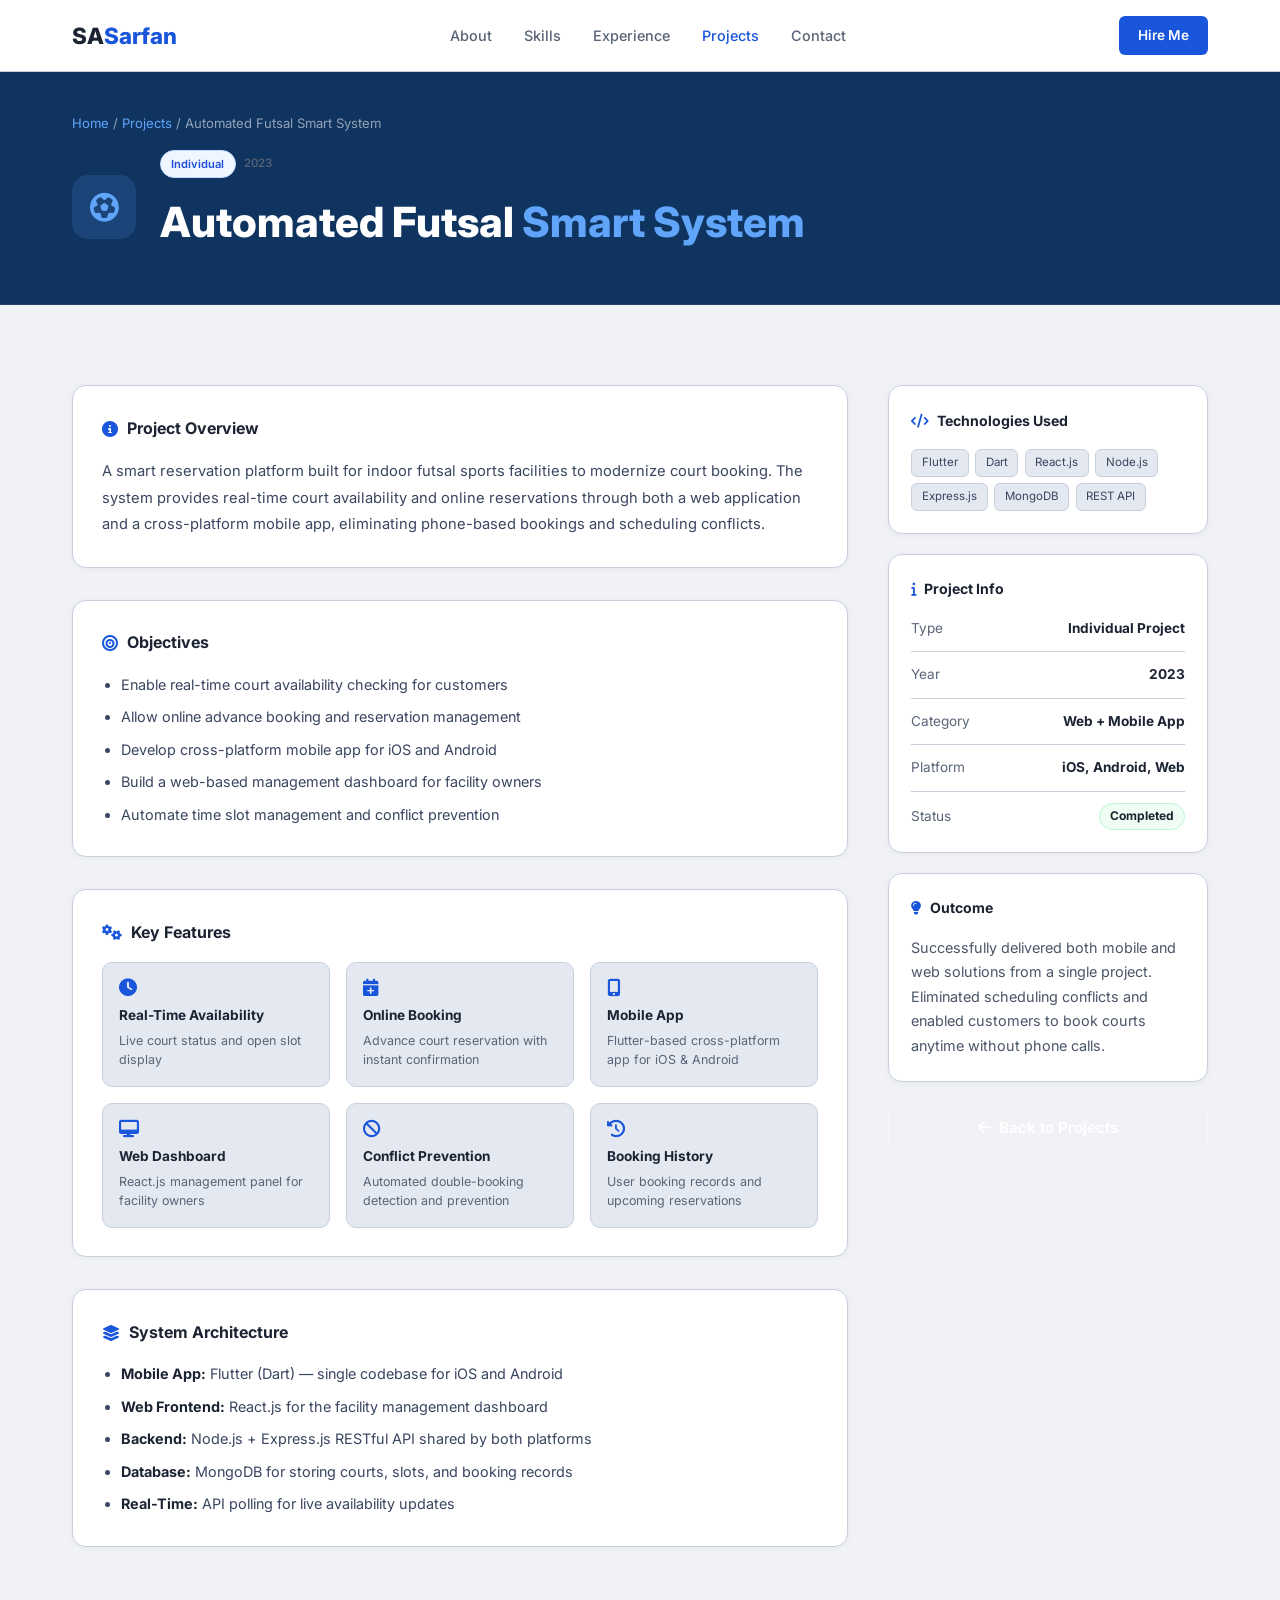
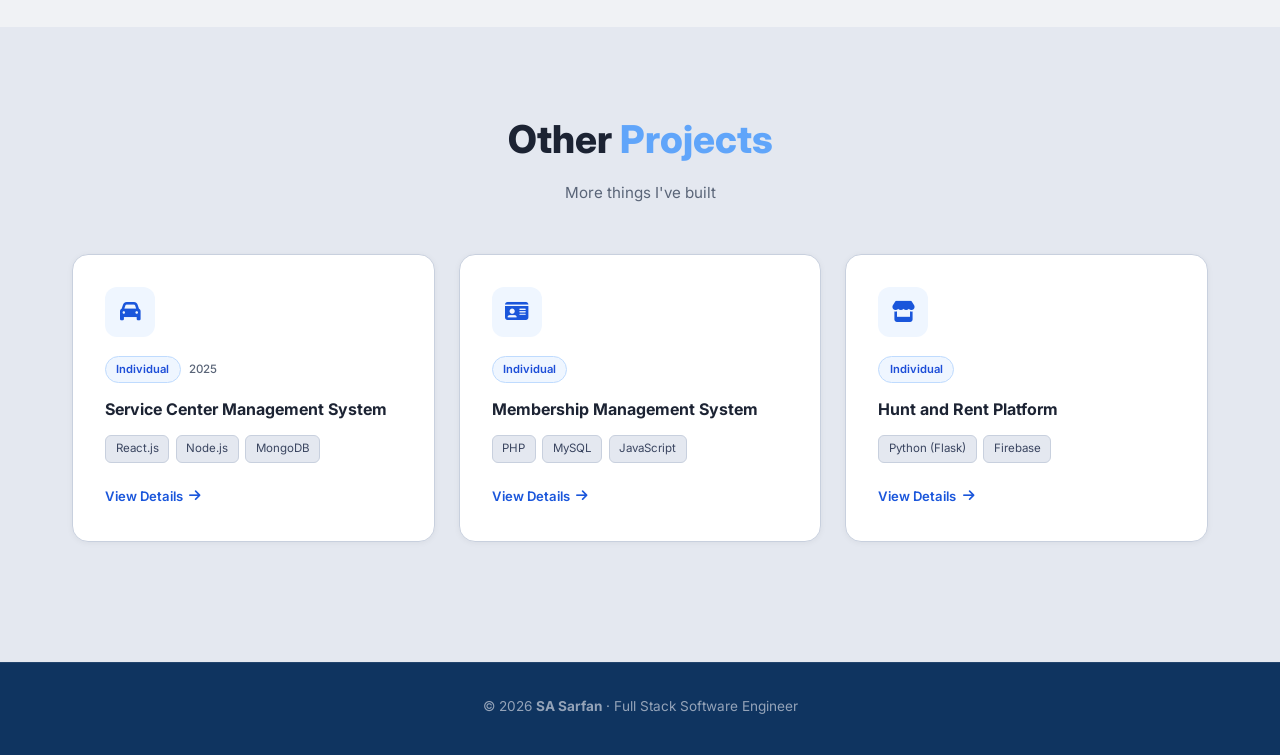
<file: project-futsal.html>
<!DOCTYPE html>
<html lang="en">
<head>
  <meta charset="UTF-8" />
  <meta name="viewport" content="width=device-width, initial-scale=1.0" />
  <title>Automated Futsal Smart System | SA Sarfan</title>
  <link rel="stylesheet" href="style.css" />
  <link href="https://fonts.googleapis.com/css2?family=Inter:wght@300;400;500;600;700;800&display=swap" rel="stylesheet" />
  <link rel="stylesheet" href="https://cdnjs.cloudflare.com/ajax/libs/font-awesome/6.5.0/css/all.min.css" />
</head>
<body>

  <!-- NAV -->
  <nav id="navbar">
    <div class="nav-container">
      <a href="index.html" class="logo">SA<span>Sarfan</span></a>
      <ul class="nav-links">
        <li><a href="about.html">About</a></li>
        <li><a href="skills.html">Skills</a></li>
        <li><a href="experience.html">Experience</a></li>
        <li><a href="projects.html" class="active">Projects</a></li>
        <li><a href="contact.html">Contact</a></li>
      </ul>
      <a href="contact.html" class="btn-nav">Hire Me</a>
      <button class="hamburger" id="hamburger" aria-label="Menu">&#9776;</button>
    </div>
  </nav>

  <!-- PAGE HERO -->
  <section class="page-hero">
    <div class="container">
      <p class="page-breadcrumb"><a href="index.html">Home</a> / <a href="projects.html">Projects</a> / Automated Futsal Smart System</p>
      <div class="project-detail-header">
        <div class="project-detail-icon"><i class="fas fa-futbol"></i></div>
        <div>
          <div class="project-meta" style="margin-bottom:0.6rem;">
            <span class="project-type individual">Individual</span>
            <span class="project-year">2023</span>
          </div>
          <h1>Automated Futsal <span class="accent">Smart System</span></h1>
        </div>
      </div>
    </div>
  </section>

  <!-- PROJECT DETAILS -->
  <section class="section">
    <div class="container">
      <div class="project-detail-grid">

        <!-- Left: Main Info -->
        <div class="project-detail-main">

          <div class="detail-block">
            <h2><i class="fas fa-info-circle"></i> Project Overview</h2>
            <p>
              A smart reservation platform built for indoor futsal sports facilities to modernize court booking. The system provides real-time court availability and online reservations through both a web application and a cross-platform mobile app, eliminating phone-based bookings and scheduling conflicts.
            </p>
          </div>

          <div class="detail-block">
            <h2><i class="fas fa-bullseye"></i> Objectives</h2>
            <ul class="detail-list">
              <li>Enable real-time court availability checking for customers</li>
              <li>Allow online advance booking and reservation management</li>
              <li>Develop cross-platform mobile app for iOS and Android</li>
              <li>Build a web-based management dashboard for facility owners</li>
              <li>Automate time slot management and conflict prevention</li>
            </ul>
          </div>

          <div class="detail-block">
            <h2><i class="fas fa-cogs"></i> Key Features</h2>
            <div class="feature-grid">
              <div class="feature-item">
                <i class="fas fa-clock"></i>
                <strong>Real-Time Availability</strong>
                <span>Live court status and open slot display</span>
              </div>
              <div class="feature-item">
                <i class="fas fa-calendar-plus"></i>
                <strong>Online Booking</strong>
                <span>Advance court reservation with instant confirmation</span>
              </div>
              <div class="feature-item">
                <i class="fas fa-mobile-alt"></i>
                <strong>Mobile App</strong>
                <span>Flutter-based cross-platform app for iOS & Android</span>
              </div>
              <div class="feature-item">
                <i class="fas fa-desktop"></i>
                <strong>Web Dashboard</strong>
                <span>React.js management panel for facility owners</span>
              </div>
              <div class="feature-item">
                <i class="fas fa-ban"></i>
                <strong>Conflict Prevention</strong>
                <span>Automated double-booking detection and prevention</span>
              </div>
              <div class="feature-item">
                <i class="fas fa-history"></i>
                <strong>Booking History</strong>
                <span>User booking records and upcoming reservations</span>
              </div>
            </div>
          </div>

          <div class="detail-block">
            <h2><i class="fas fa-layer-group"></i> System Architecture</h2>
            <ul class="detail-list">
              <li><strong>Mobile App:</strong> Flutter (Dart) — single codebase for iOS and Android</li>
              <li><strong>Web Frontend:</strong> React.js for the facility management dashboard</li>
              <li><strong>Backend:</strong> Node.js + Express.js RESTful API shared by both platforms</li>
              <li><strong>Database:</strong> MongoDB for storing courts, slots, and booking records</li>
              <li><strong>Real-Time:</strong> API polling for live availability updates</li>
            </ul>
          </div>

        </div>

        <!-- Right: Sidebar -->
        <div class="project-detail-sidebar">

          <div class="sidebar-card">
            <h3><i class="fas fa-code"></i> Technologies Used</h3>
            <div class="project-tags" style="margin-bottom:0;">
              <span>Flutter</span>
              <span>Dart</span>
              <span>React.js</span>
              <span>Node.js</span>
              <span>Express.js</span>
              <span>MongoDB</span>
              <span>REST API</span>
            </div>
          </div>

          <div class="sidebar-card">
            <h3><i class="fas fa-info"></i> Project Info</h3>
            <ul class="sidebar-info-list">
              <li><span>Type</span><strong>Individual Project</strong></li>
              <li><span>Year</span><strong>2023</strong></li>
              <li><span>Category</span><strong>Web + Mobile App</strong></li>
              <li><span>Platform</span><strong>iOS, Android, Web</strong></li>
              <li><span>Status</span><strong class="status-complete">Completed</strong></li>
            </ul>
          </div>

          <div class="sidebar-card">
            <h3><i class="fas fa-lightbulb"></i> Outcome</h3>
            <p style="color:#4a5568; font-size:0.9rem; line-height:1.7;">
              Successfully delivered both mobile and web solutions from a single project. Eliminated scheduling conflicts and enabled customers to book courts anytime without phone calls.
            </p>
          </div>

          <a href="projects.html" class="btn-outline" style="display:flex; justify-content:center;">
            <i class="fas fa-arrow-left"></i> Back to Projects
          </a>

        </div>
      </div>
    </div>
  </section>

  <!-- OTHER PROJECTS -->
  <section class="section section-dark">
    <div class="container">
      <h2 class="section-title">Other <span class="accent">Projects</span></h2>
      <p class="section-sub">More things I've built</p>
      <div class="projects-grid">
        <div class="project-card" onclick="window.location.href='project-service-center.html'" style="cursor:pointer;">
          <div class="project-icon"><i class="fas fa-car"></i></div>
          <div class="project-meta"><span class="project-type individual">Individual</span><span class="project-year">2025</span></div>
          <h3>Service Center Management System</h3>
          <div class="project-tags"><span>React.js</span><span>Node.js</span><span>MongoDB</span></div>
          <div class="project-view-link">View Details <i class="fas fa-arrow-right"></i></div>
        </div>
        <div class="project-card" onclick="window.location.href='project-membership.html'" style="cursor:pointer;">
          <div class="project-icon"><i class="fas fa-id-card"></i></div>
          <div class="project-meta"><span class="project-type individual">Individual</span></div>
          <h3>Membership Management System</h3>
          <div class="project-tags"><span>PHP</span><span>MySQL</span><span>JavaScript</span></div>
          <div class="project-view-link">View Details <i class="fas fa-arrow-right"></i></div>
        </div>
        <div class="project-card" onclick="window.location.href='project-hunt-rent.html'" style="cursor:pointer;">
          <div class="project-icon"><i class="fas fa-store"></i></div>
          <div class="project-meta"><span class="project-type individual">Individual</span></div>
          <h3>Hunt and Rent Platform</h3>
          <div class="project-tags"><span>Python (Flask)</span><span>Firebase</span></div>
          <div class="project-view-link">View Details <i class="fas fa-arrow-right"></i></div>
        </div>
      </div>
    </div>
  </section>

  <!-- FOOTER -->
  <footer>
    <div class="container">
      <p>© 2026 <strong>SA Sarfan</strong> · Full Stack Software Engineer</p>
    </div>
  </footer>

  <script src="script.js"></script>
</body>
</html>
</file>
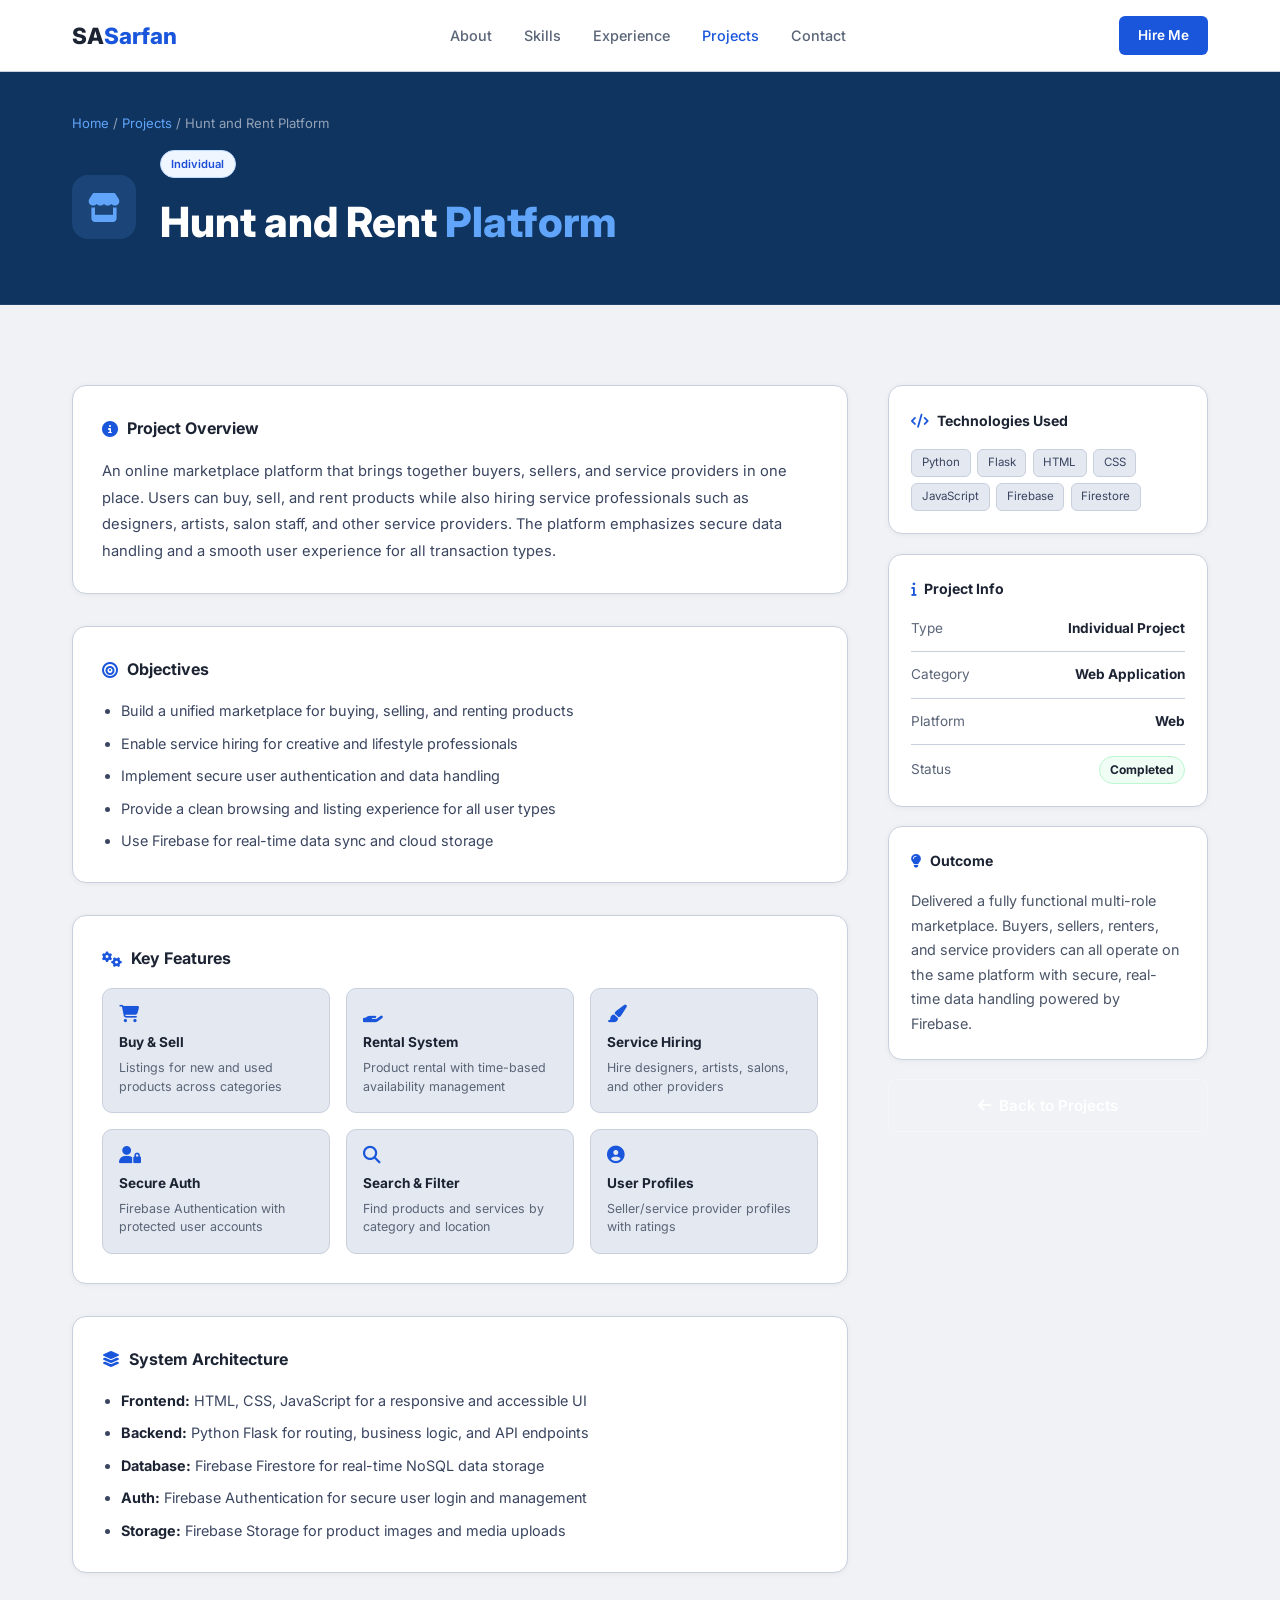
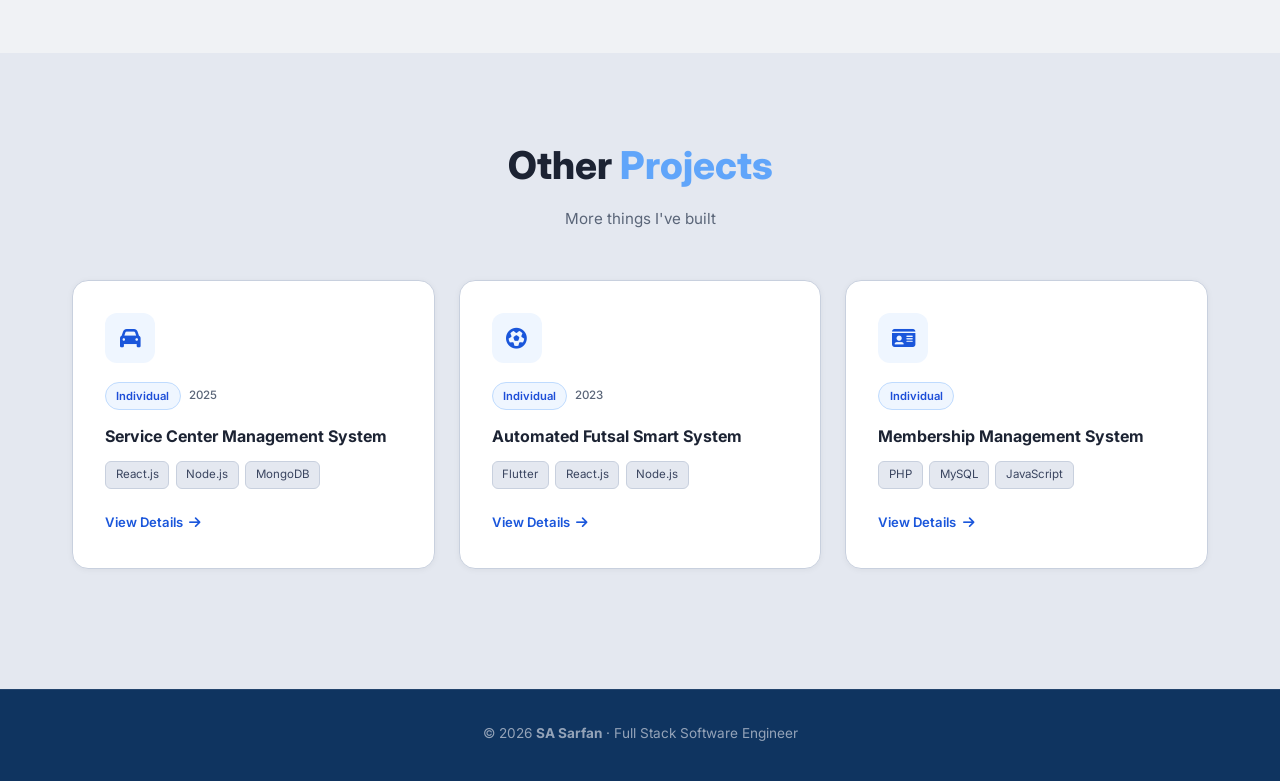
<file: project-hunt-rent.html>
<!DOCTYPE html>
<html lang="en">
<head>
  <meta charset="UTF-8" />
  <meta name="viewport" content="width=device-width, initial-scale=1.0" />
  <title>Hunt and Rent Platform | SA Sarfan</title>
  <link rel="stylesheet" href="style.css" />
  <link href="https://fonts.googleapis.com/css2?family=Inter:wght@300;400;500;600;700;800&display=swap" rel="stylesheet" />
  <link rel="stylesheet" href="https://cdnjs.cloudflare.com/ajax/libs/font-awesome/6.5.0/css/all.min.css" />
</head>
<body>

  <!-- NAV -->
  <nav id="navbar">
    <div class="nav-container">
      <a href="index.html" class="logo">SA<span>Sarfan</span></a>
      <ul class="nav-links">
        <li><a href="about.html">About</a></li>
        <li><a href="skills.html">Skills</a></li>
        <li><a href="experience.html">Experience</a></li>
        <li><a href="projects.html" class="active">Projects</a></li>
        <li><a href="contact.html">Contact</a></li>
      </ul>
      <a href="contact.html" class="btn-nav">Hire Me</a>
      <button class="hamburger" id="hamburger" aria-label="Menu">&#9776;</button>
    </div>
  </nav>

  <!-- PAGE HERO -->
  <section class="page-hero">
    <div class="container">
      <p class="page-breadcrumb"><a href="index.html">Home</a> / <a href="projects.html">Projects</a> / Hunt and Rent Platform</p>
      <div class="project-detail-header">
        <div class="project-detail-icon"><i class="fas fa-store"></i></div>
        <div>
          <div class="project-meta" style="margin-bottom:0.6rem;">
            <span class="project-type individual">Individual</span>
          </div>
          <h1>Hunt and Rent <span class="accent">Platform</span></h1>
        </div>
      </div>
    </div>
  </section>

  <!-- PROJECT DETAILS -->
  <section class="section">
    <div class="container">
      <div class="project-detail-grid">

        <!-- Left: Main Info -->
        <div class="project-detail-main">

          <div class="detail-block">
            <h2><i class="fas fa-info-circle"></i> Project Overview</h2>
            <p>
              An online marketplace platform that brings together buyers, sellers, and service providers in one place. Users can buy, sell, and rent products while also hiring service professionals such as designers, artists, salon staff, and other service providers. The platform emphasizes secure data handling and a smooth user experience for all transaction types.
            </p>
          </div>

          <div class="detail-block">
            <h2><i class="fas fa-bullseye"></i> Objectives</h2>
            <ul class="detail-list">
              <li>Build a unified marketplace for buying, selling, and renting products</li>
              <li>Enable service hiring for creative and lifestyle professionals</li>
              <li>Implement secure user authentication and data handling</li>
              <li>Provide a clean browsing and listing experience for all user types</li>
              <li>Use Firebase for real-time data sync and cloud storage</li>
            </ul>
          </div>

          <div class="detail-block">
            <h2><i class="fas fa-cogs"></i> Key Features</h2>
            <div class="feature-grid">
              <div class="feature-item">
                <i class="fas fa-shopping-cart"></i>
                <strong>Buy &amp; Sell</strong>
                <span>Listings for new and used products across categories</span>
              </div>
              <div class="feature-item">
                <i class="fas fa-hand-holding"></i>
                <strong>Rental System</strong>
                <span>Product rental with time-based availability management</span>
              </div>
              <div class="feature-item">
                <i class="fas fa-paint-brush"></i>
                <strong>Service Hiring</strong>
                <span>Hire designers, artists, salons, and other providers</span>
              </div>
              <div class="feature-item">
                <i class="fas fa-user-lock"></i>
                <strong>Secure Auth</strong>
                <span>Firebase Authentication with protected user accounts</span>
              </div>
              <div class="feature-item">
                <i class="fas fa-search"></i>
                <strong>Search &amp; Filter</strong>
                <span>Find products and services by category and location</span>
              </div>
              <div class="feature-item">
                <i class="fas fa-user-circle"></i>
                <strong>User Profiles</strong>
                <span>Seller/service provider profiles with ratings</span>
              </div>
            </div>
          </div>

          <div class="detail-block">
            <h2><i class="fas fa-layer-group"></i> System Architecture</h2>
            <ul class="detail-list">
              <li><strong>Frontend:</strong> HTML, CSS, JavaScript for a responsive and accessible UI</li>
              <li><strong>Backend:</strong> Python Flask for routing, business logic, and API endpoints</li>
              <li><strong>Database:</strong> Firebase Firestore for real-time NoSQL data storage</li>
              <li><strong>Auth:</strong> Firebase Authentication for secure user login and management</li>
              <li><strong>Storage:</strong> Firebase Storage for product images and media uploads</li>
            </ul>
          </div>

        </div>

        <!-- Right: Sidebar -->
        <div class="project-detail-sidebar">

          <div class="sidebar-card">
            <h3><i class="fas fa-code"></i> Technologies Used</h3>
            <div class="project-tags" style="margin-bottom:0;">
              <span>Python</span>
              <span>Flask</span>
              <span>HTML</span>
              <span>CSS</span>
              <span>JavaScript</span>
              <span>Firebase</span>
              <span>Firestore</span>
            </div>
          </div>

          <div class="sidebar-card">
            <h3><i class="fas fa-info"></i> Project Info</h3>
            <ul class="sidebar-info-list">
              <li><span>Type</span><strong>Individual Project</strong></li>
              <li><span>Category</span><strong>Web Application</strong></li>
              <li><span>Platform</span><strong>Web</strong></li>
              <li><span>Status</span><strong class="status-complete">Completed</strong></li>
            </ul>
          </div>

          <div class="sidebar-card">
            <h3><i class="fas fa-lightbulb"></i> Outcome</h3>
            <p style="color:#4a5568; font-size:0.9rem; line-height:1.7;">
              Delivered a fully functional multi-role marketplace. Buyers, sellers, renters, and service providers can all operate on the same platform with secure, real-time data handling powered by Firebase.
            </p>
          </div>

          <a href="projects.html" class="btn-outline" style="display:flex; justify-content:center;">
            <i class="fas fa-arrow-left"></i> Back to Projects
          </a>

        </div>
      </div>
    </div>
  </section>

  <!-- OTHER PROJECTS -->
  <section class="section section-dark">
    <div class="container">
      <h2 class="section-title">Other <span class="accent">Projects</span></h2>
      <p class="section-sub">More things I've built</p>
      <div class="projects-grid">
        <div class="project-card" onclick="window.location.href='project-service-center.html'" style="cursor:pointer;">
          <div class="project-icon"><i class="fas fa-car"></i></div>
          <div class="project-meta"><span class="project-type individual">Individual</span><span class="project-year">2025</span></div>
          <h3>Service Center Management System</h3>
          <div class="project-tags"><span>React.js</span><span>Node.js</span><span>MongoDB</span></div>
          <div class="project-view-link">View Details <i class="fas fa-arrow-right"></i></div>
        </div>
        <div class="project-card" onclick="window.location.href='project-futsal.html'" style="cursor:pointer;">
          <div class="project-icon"><i class="fas fa-futbol"></i></div>
          <div class="project-meta"><span class="project-type individual">Individual</span><span class="project-year">2023</span></div>
          <h3>Automated Futsal Smart System</h3>
          <div class="project-tags"><span>Flutter</span><span>React.js</span><span>Node.js</span></div>
          <div class="project-view-link">View Details <i class="fas fa-arrow-right"></i></div>
        </div>
        <div class="project-card" onclick="window.location.href='project-membership.html'" style="cursor:pointer;">
          <div class="project-icon"><i class="fas fa-id-card"></i></div>
          <div class="project-meta"><span class="project-type individual">Individual</span></div>
          <h3>Membership Management System</h3>
          <div class="project-tags"><span>PHP</span><span>MySQL</span><span>JavaScript</span></div>
          <div class="project-view-link">View Details <i class="fas fa-arrow-right"></i></div>
        </div>
      </div>
    </div>
  </section>

  <!-- FOOTER -->
  <footer>
    <div class="container">
      <p>© 2026 <strong>SA Sarfan</strong> · Full Stack Software Engineer</p>
    </div>
  </footer>

  <script src="script.js"></script>
</body>
</html>
</file>
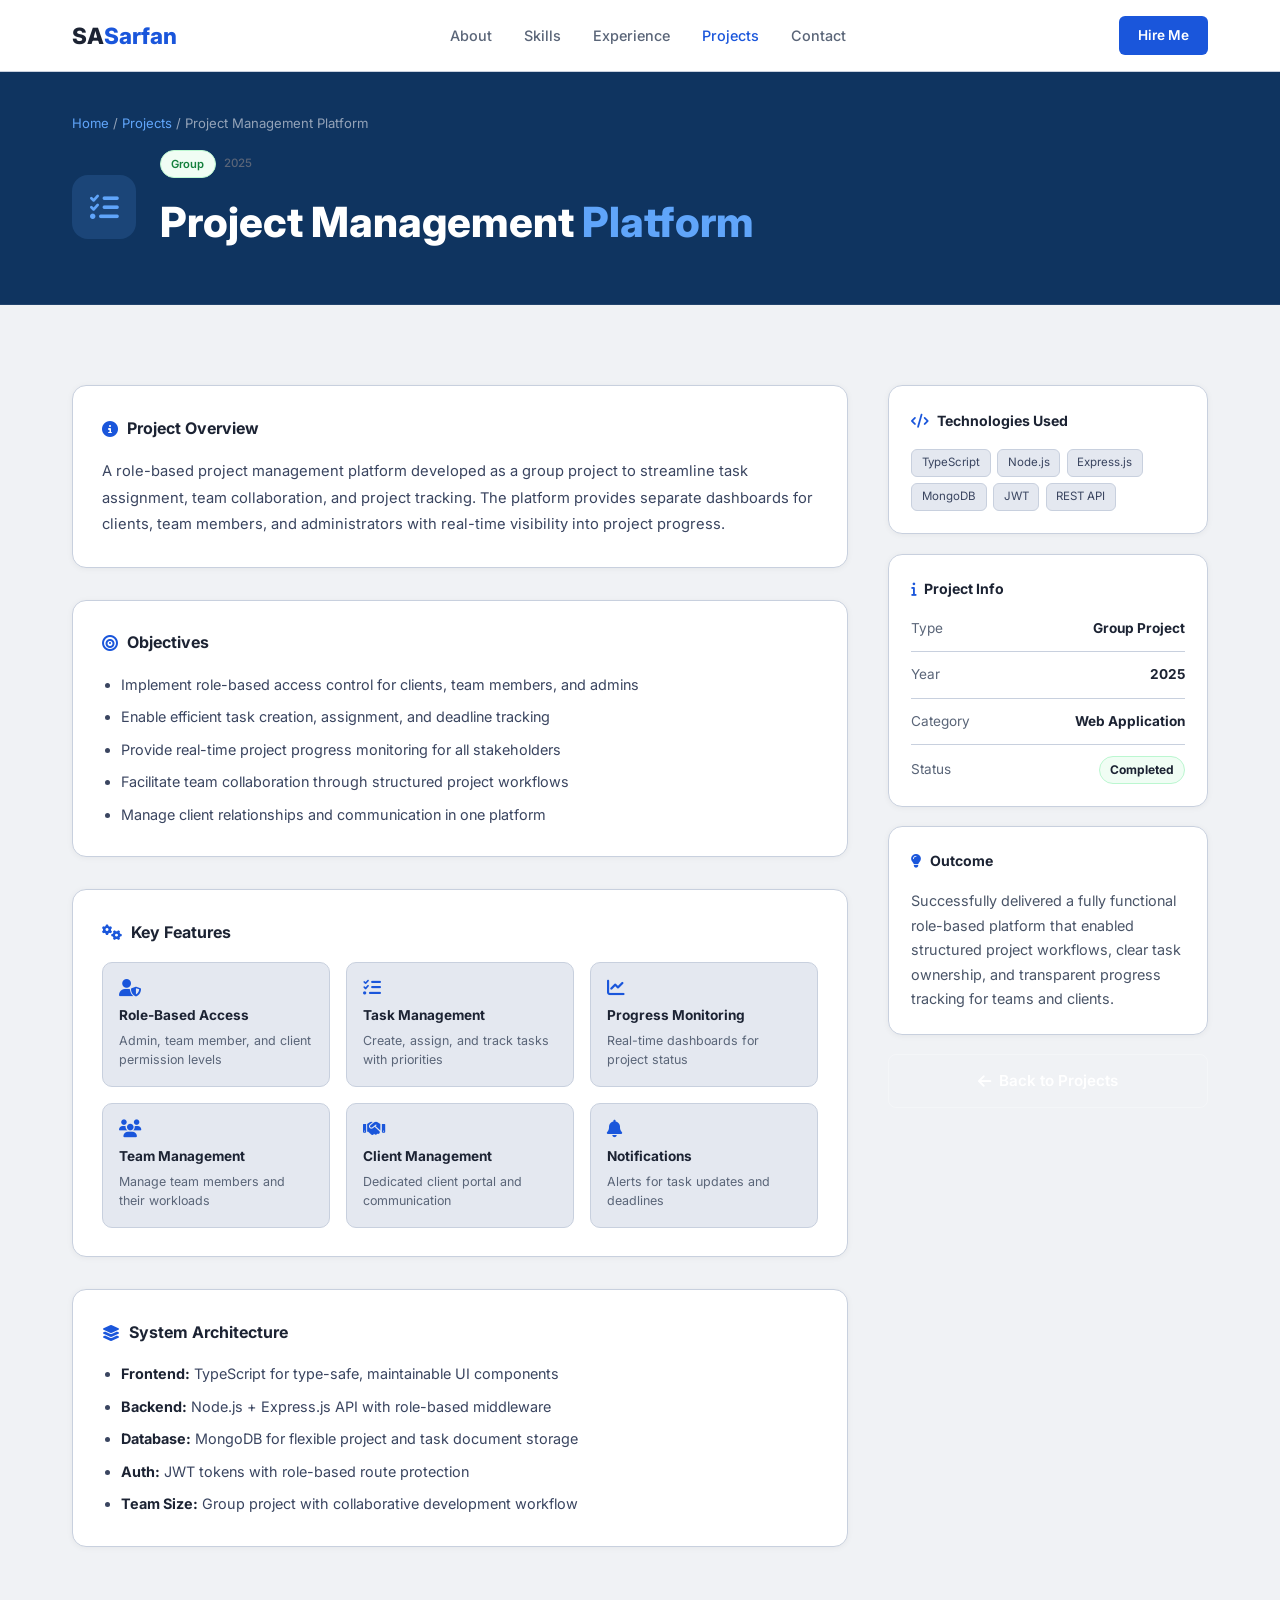
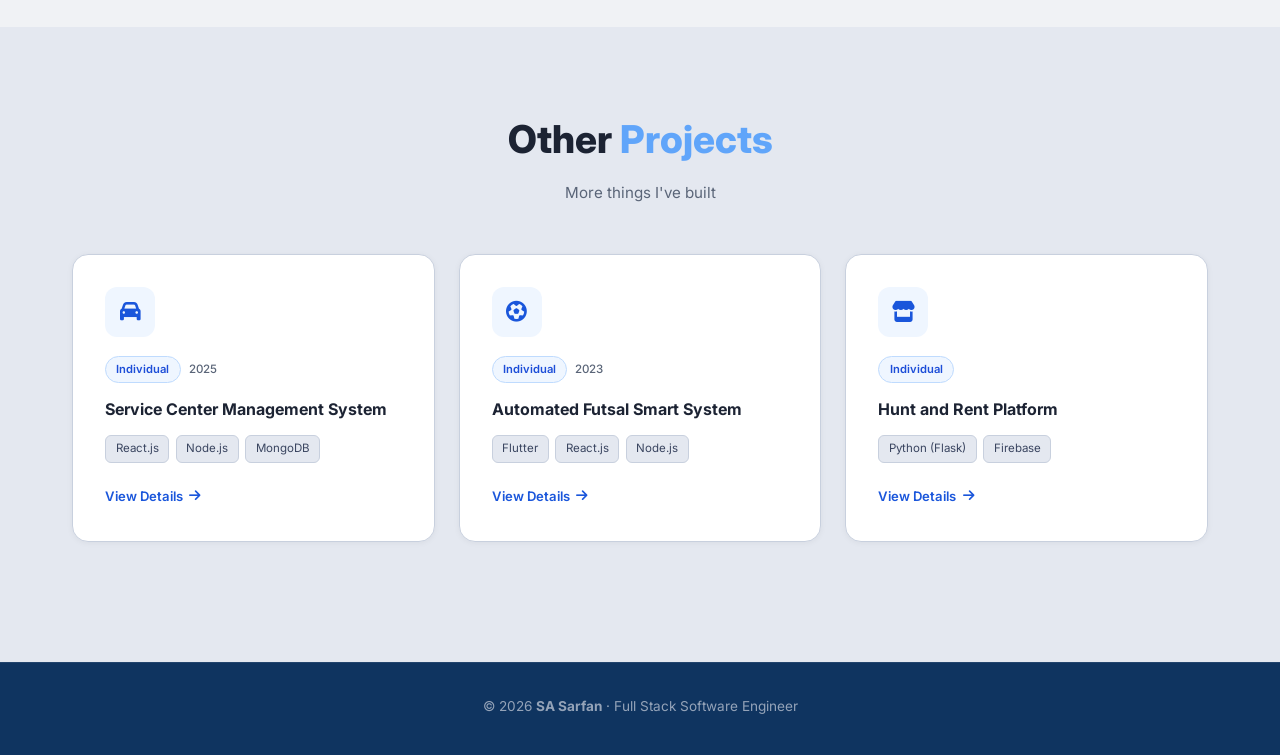
<file: project-management.html>
<!DOCTYPE html>
<html lang="en">
<head>
  <meta charset="UTF-8" />
  <meta name="viewport" content="width=device-width, initial-scale=1.0" />
  <title>Project Management Platform | SA Sarfan</title>
  <link rel="stylesheet" href="style.css" />
  <link href="https://fonts.googleapis.com/css2?family=Inter:wght@300;400;500;600;700;800&display=swap" rel="stylesheet" />
  <link rel="stylesheet" href="https://cdnjs.cloudflare.com/ajax/libs/font-awesome/6.5.0/css/all.min.css" />
</head>
<body>

  <!-- NAV -->
  <nav id="navbar">
    <div class="nav-container">
      <a href="index.html" class="logo">SA<span>Sarfan</span></a>
      <ul class="nav-links">
        <li><a href="about.html">About</a></li>
        <li><a href="skills.html">Skills</a></li>
        <li><a href="experience.html">Experience</a></li>
        <li><a href="projects.html" class="active">Projects</a></li>
        <li><a href="contact.html">Contact</a></li>
      </ul>
      <a href="contact.html" class="btn-nav">Hire Me</a>
      <button class="hamburger" id="hamburger" aria-label="Menu">&#9776;</button>
    </div>
  </nav>

  <!-- PAGE HERO -->
  <section class="page-hero">
    <div class="container">
      <p class="page-breadcrumb"><a href="index.html">Home</a> / <a href="projects.html">Projects</a> / Project Management Platform</p>
      <div class="project-detail-header">
        <div class="project-detail-icon"><i class="fas fa-tasks"></i></div>
        <div>
          <div class="project-meta" style="margin-bottom:0.6rem;">
            <span class="project-type group">Group</span>
            <span class="project-year">2025</span>
          </div>
          <h1>Project Management <span class="accent">Platform</span></h1>
        </div>
      </div>
    </div>
  </section>

  <!-- PROJECT DETAILS -->
  <section class="section">
    <div class="container">
      <div class="project-detail-grid">

        <!-- Left: Main Info -->
        <div class="project-detail-main">

          <div class="detail-block">
            <h2><i class="fas fa-info-circle"></i> Project Overview</h2>
            <p>
              A role-based project management platform developed as a group project to streamline task assignment, team collaboration, and project tracking. The platform provides separate dashboards for clients, team members, and administrators with real-time visibility into project progress.
            </p>
          </div>

          <div class="detail-block">
            <h2><i class="fas fa-bullseye"></i> Objectives</h2>
            <ul class="detail-list">
              <li>Implement role-based access control for clients, team members, and admins</li>
              <li>Enable efficient task creation, assignment, and deadline tracking</li>
              <li>Provide real-time project progress monitoring for all stakeholders</li>
              <li>Facilitate team collaboration through structured project workflows</li>
              <li>Manage client relationships and communication in one platform</li>
            </ul>
          </div>

          <div class="detail-block">
            <h2><i class="fas fa-cogs"></i> Key Features</h2>
            <div class="feature-grid">
              <div class="feature-item">
                <i class="fas fa-user-shield"></i>
                <strong>Role-Based Access</strong>
                <span>Admin, team member, and client permission levels</span>
              </div>
              <div class="feature-item">
                <i class="fas fa-tasks"></i>
                <strong>Task Management</strong>
                <span>Create, assign, and track tasks with priorities</span>
              </div>
              <div class="feature-item">
                <i class="fas fa-chart-line"></i>
                <strong>Progress Monitoring</strong>
                <span>Real-time dashboards for project status</span>
              </div>
              <div class="feature-item">
                <i class="fas fa-users"></i>
                <strong>Team Management</strong>
                <span>Manage team members and their workloads</span>
              </div>
              <div class="feature-item">
                <i class="fas fa-handshake"></i>
                <strong>Client Management</strong>
                <span>Dedicated client portal and communication</span>
              </div>
              <div class="feature-item">
                <i class="fas fa-bell"></i>
                <strong>Notifications</strong>
                <span>Alerts for task updates and deadlines</span>
              </div>
            </div>
          </div>

          <div class="detail-block">
            <h2><i class="fas fa-layer-group"></i> System Architecture</h2>
            <ul class="detail-list">
              <li><strong>Frontend:</strong> TypeScript for type-safe, maintainable UI components</li>
              <li><strong>Backend:</strong> Node.js + Express.js API with role-based middleware</li>
              <li><strong>Database:</strong> MongoDB for flexible project and task document storage</li>
              <li><strong>Auth:</strong> JWT tokens with role-based route protection</li>
              <li><strong>Team Size:</strong> Group project with collaborative development workflow</li>
            </ul>
          </div>

        </div>

        <!-- Right: Sidebar -->
        <div class="project-detail-sidebar">

          <div class="sidebar-card">
            <h3><i class="fas fa-code"></i> Technologies Used</h3>
            <div class="project-tags" style="margin-bottom:0;">
              <span>TypeScript</span>
              <span>Node.js</span>
              <span>Express.js</span>
              <span>MongoDB</span>
              <span>JWT</span>
              <span>REST API</span>
            </div>
          </div>

          <div class="sidebar-card">
            <h3><i class="fas fa-info"></i> Project Info</h3>
            <ul class="sidebar-info-list">
              <li><span>Type</span><strong>Group Project</strong></li>
              <li><span>Year</span><strong>2025</strong></li>
              <li><span>Category</span><strong>Web Application</strong></li>
              <li><span>Status</span><strong class="status-complete">Completed</strong></li>
            </ul>
          </div>

          <div class="sidebar-card">
            <h3><i class="fas fa-lightbulb"></i> Outcome</h3>
            <p style="color:#4a5568; font-size:0.9rem; line-height:1.7;">
              Successfully delivered a fully functional role-based platform that enabled structured project workflows, clear task ownership, and transparent progress tracking for teams and clients.
            </p>
          </div>

          <a href="projects.html" class="btn-outline" style="display:flex; justify-content:center;">
            <i class="fas fa-arrow-left"></i> Back to Projects
          </a>

        </div>
      </div>
    </div>
  </section>

  <!-- OTHER PROJECTS -->
  <section class="section section-dark">
    <div class="container">
      <h2 class="section-title">Other <span class="accent">Projects</span></h2>
      <p class="section-sub">More things I've built</p>
      <div class="projects-grid">
        <div class="project-card" onclick="window.location.href='project-service-center.html'" style="cursor:pointer;">
          <div class="project-icon"><i class="fas fa-car"></i></div>
          <div class="project-meta"><span class="project-type individual">Individual</span><span class="project-year">2025</span></div>
          <h3>Service Center Management System</h3>
          <div class="project-tags"><span>React.js</span><span>Node.js</span><span>MongoDB</span></div>
          <div class="project-view-link">View Details <i class="fas fa-arrow-right"></i></div>
        </div>
        <div class="project-card" onclick="window.location.href='project-futsal.html'" style="cursor:pointer;">
          <div class="project-icon"><i class="fas fa-futbol"></i></div>
          <div class="project-meta"><span class="project-type individual">Individual</span><span class="project-year">2023</span></div>
          <h3>Automated Futsal Smart System</h3>
          <div class="project-tags"><span>Flutter</span><span>React.js</span><span>Node.js</span></div>
          <div class="project-view-link">View Details <i class="fas fa-arrow-right"></i></div>
        </div>
        <div class="project-card" onclick="window.location.href='project-hunt-rent.html'" style="cursor:pointer;">
          <div class="project-icon"><i class="fas fa-store"></i></div>
          <div class="project-meta"><span class="project-type individual">Individual</span></div>
          <h3>Hunt and Rent Platform</h3>
          <div class="project-tags"><span>Python (Flask)</span><span>Firebase</span></div>
          <div class="project-view-link">View Details <i class="fas fa-arrow-right"></i></div>
        </div>
      </div>
    </div>
  </section>

  <!-- FOOTER -->
  <footer>
    <div class="container">
      <p>© 2026 <strong>SA Sarfan</strong> · Full Stack Software Engineer</p>
    </div>
  </footer>

  <script src="script.js"></script>
</body>
</html>
</file>
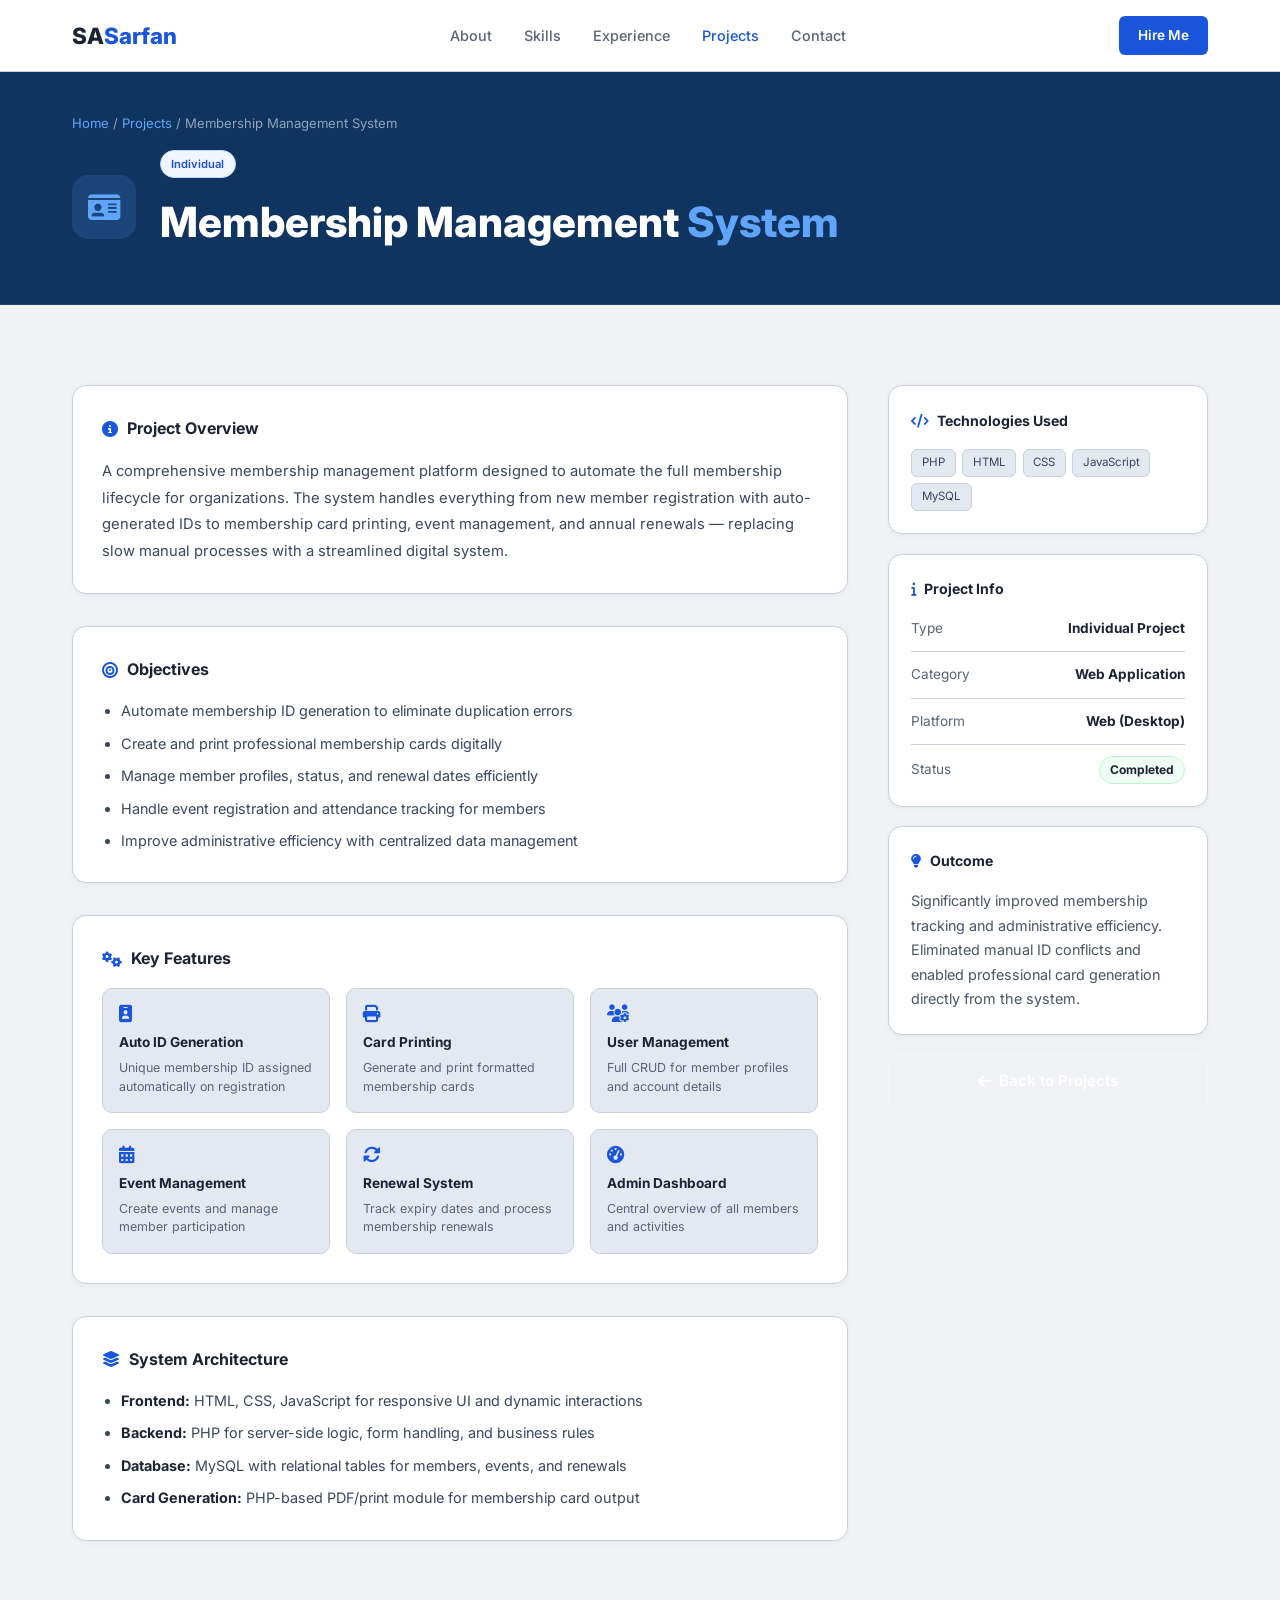
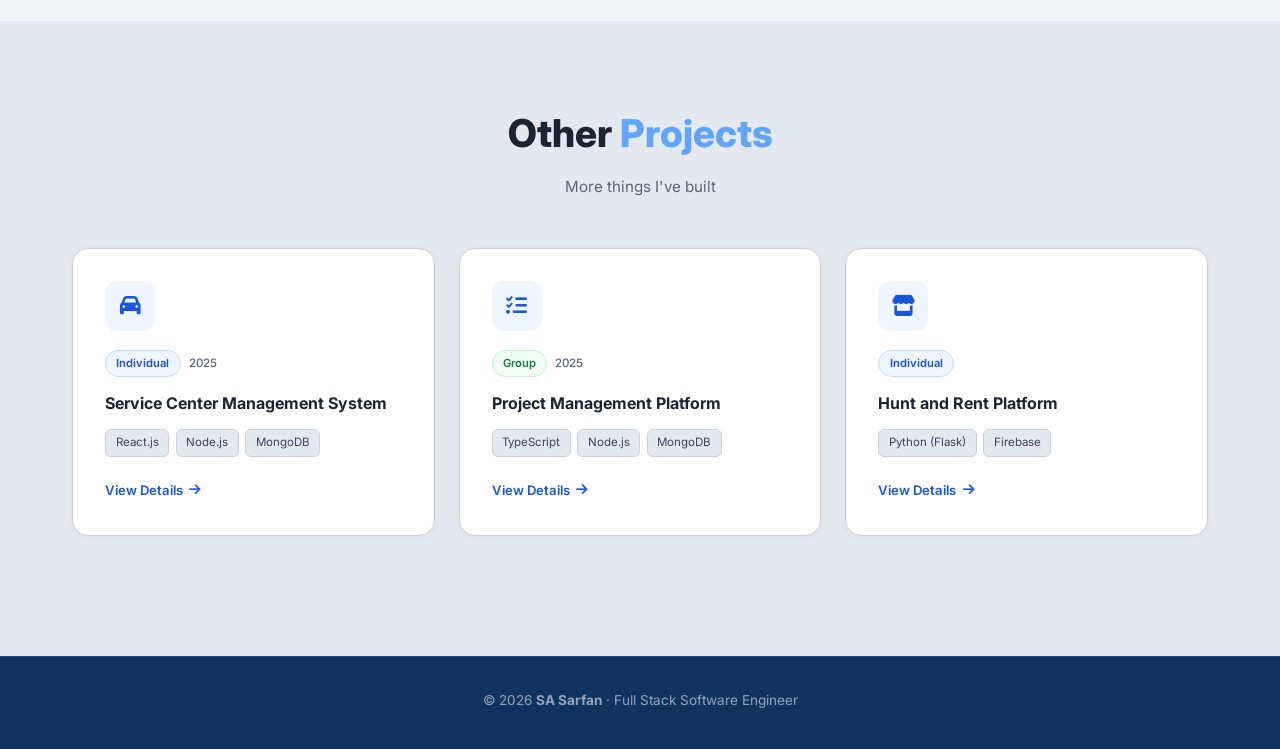
<file: project-membership.html>
<!DOCTYPE html>
<html lang="en">
<head>
  <meta charset="UTF-8" />
  <meta name="viewport" content="width=device-width, initial-scale=1.0" />
  <title>Membership Management System | SA Sarfan</title>
  <link rel="stylesheet" href="style.css" />
  <link href="https://fonts.googleapis.com/css2?family=Inter:wght@300;400;500;600;700;800&display=swap" rel="stylesheet" />
  <link rel="stylesheet" href="https://cdnjs.cloudflare.com/ajax/libs/font-awesome/6.5.0/css/all.min.css" />
</head>
<body>

  <!-- NAV -->
  <nav id="navbar">
    <div class="nav-container">
      <a href="index.html" class="logo">SA<span>Sarfan</span></a>
      <ul class="nav-links">
        <li><a href="about.html">About</a></li>
        <li><a href="skills.html">Skills</a></li>
        <li><a href="experience.html">Experience</a></li>
        <li><a href="projects.html" class="active">Projects</a></li>
        <li><a href="contact.html">Contact</a></li>
      </ul>
      <a href="contact.html" class="btn-nav">Hire Me</a>
      <button class="hamburger" id="hamburger" aria-label="Menu">&#9776;</button>
    </div>
  </nav>

  <!-- PAGE HERO -->
  <section class="page-hero">
    <div class="container">
      <p class="page-breadcrumb"><a href="index.html">Home</a> / <a href="projects.html">Projects</a> / Membership Management System</p>
      <div class="project-detail-header">
        <div class="project-detail-icon"><i class="fas fa-id-card"></i></div>
        <div>
          <div class="project-meta" style="margin-bottom:0.6rem;">
            <span class="project-type individual">Individual</span>
          </div>
          <h1>Membership Management <span class="accent">System</span></h1>
        </div>
      </div>
    </div>
  </section>

  <!-- PROJECT DETAILS -->
  <section class="section">
    <div class="container">
      <div class="project-detail-grid">

        <!-- Left: Main Info -->
        <div class="project-detail-main">

          <div class="detail-block">
            <h2><i class="fas fa-info-circle"></i> Project Overview</h2>
            <p>
              A comprehensive membership management platform designed to automate the full membership lifecycle for organizations. The system handles everything from new member registration with auto-generated IDs to membership card printing, event management, and annual renewals — replacing slow manual processes with a streamlined digital system.
            </p>
          </div>

          <div class="detail-block">
            <h2><i class="fas fa-bullseye"></i> Objectives</h2>
            <ul class="detail-list">
              <li>Automate membership ID generation to eliminate duplication errors</li>
              <li>Create and print professional membership cards digitally</li>
              <li>Manage member profiles, status, and renewal dates efficiently</li>
              <li>Handle event registration and attendance tracking for members</li>
              <li>Improve administrative efficiency with centralized data management</li>
            </ul>
          </div>

          <div class="detail-block">
            <h2><i class="fas fa-cogs"></i> Key Features</h2>
            <div class="feature-grid">
              <div class="feature-item">
                <i class="fas fa-id-badge"></i>
                <strong>Auto ID Generation</strong>
                <span>Unique membership ID assigned automatically on registration</span>
              </div>
              <div class="feature-item">
                <i class="fas fa-print"></i>
                <strong>Card Printing</strong>
                <span>Generate and print formatted membership cards</span>
              </div>
              <div class="feature-item">
                <i class="fas fa-users-cog"></i>
                <strong>User Management</strong>
                <span>Full CRUD for member profiles and account details</span>
              </div>
              <div class="feature-item">
                <i class="fas fa-calendar-alt"></i>
                <strong>Event Management</strong>
                <span>Create events and manage member participation</span>
              </div>
              <div class="feature-item">
                <i class="fas fa-sync-alt"></i>
                <strong>Renewal System</strong>
                <span>Track expiry dates and process membership renewals</span>
              </div>
              <div class="feature-item">
                <i class="fas fa-tachometer-alt"></i>
                <strong>Admin Dashboard</strong>
                <span>Central overview of all members and activities</span>
              </div>
            </div>
          </div>

          <div class="detail-block">
            <h2><i class="fas fa-layer-group"></i> System Architecture</h2>
            <ul class="detail-list">
              <li><strong>Frontend:</strong> HTML, CSS, JavaScript for responsive UI and dynamic interactions</li>
              <li><strong>Backend:</strong> PHP for server-side logic, form handling, and business rules</li>
              <li><strong>Database:</strong> MySQL with relational tables for members, events, and renewals</li>
              <li><strong>Card Generation:</strong> PHP-based PDF/print module for membership card output</li>
            </ul>
          </div>

        </div>

        <!-- Right: Sidebar -->
        <div class="project-detail-sidebar">

          <div class="sidebar-card">
            <h3><i class="fas fa-code"></i> Technologies Used</h3>
            <div class="project-tags" style="margin-bottom:0;">
              <span>PHP</span>
              <span>HTML</span>
              <span>CSS</span>
              <span>JavaScript</span>
              <span>MySQL</span>
            </div>
          </div>

          <div class="sidebar-card">
            <h3><i class="fas fa-info"></i> Project Info</h3>
            <ul class="sidebar-info-list">
              <li><span>Type</span><strong>Individual Project</strong></li>
              <li><span>Category</span><strong>Web Application</strong></li>
              <li><span>Platform</span><strong>Web (Desktop)</strong></li>
              <li><span>Status</span><strong class="status-complete">Completed</strong></li>
            </ul>
          </div>

          <div class="sidebar-card">
            <h3><i class="fas fa-lightbulb"></i> Outcome</h3>
            <p style="color:#4a5568; font-size:0.9rem; line-height:1.7;">
              Significantly improved membership tracking and administrative efficiency. Eliminated manual ID conflicts and enabled professional card generation directly from the system.
            </p>
          </div>

          <a href="projects.html" class="btn-outline" style="display:flex; justify-content:center;">
            <i class="fas fa-arrow-left"></i> Back to Projects
          </a>

        </div>
      </div>
    </div>
  </section>

  <!-- OTHER PROJECTS -->
  <section class="section section-dark">
    <div class="container">
      <h2 class="section-title">Other <span class="accent">Projects</span></h2>
      <p class="section-sub">More things I've built</p>
      <div class="projects-grid">
        <div class="project-card" onclick="window.location.href='project-service-center.html'" style="cursor:pointer;">
          <div class="project-icon"><i class="fas fa-car"></i></div>
          <div class="project-meta"><span class="project-type individual">Individual</span><span class="project-year">2025</span></div>
          <h3>Service Center Management System</h3>
          <div class="project-tags"><span>React.js</span><span>Node.js</span><span>MongoDB</span></div>
          <div class="project-view-link">View Details <i class="fas fa-arrow-right"></i></div>
        </div>
        <div class="project-card" onclick="window.location.href='project-management.html'" style="cursor:pointer;">
          <div class="project-icon"><i class="fas fa-tasks"></i></div>
          <div class="project-meta"><span class="project-type group">Group</span><span class="project-year">2025</span></div>
          <h3>Project Management Platform</h3>
          <div class="project-tags"><span>TypeScript</span><span>Node.js</span><span>MongoDB</span></div>
          <div class="project-view-link">View Details <i class="fas fa-arrow-right"></i></div>
        </div>
        <div class="project-card" onclick="window.location.href='project-hunt-rent.html'" style="cursor:pointer;">
          <div class="project-icon"><i class="fas fa-store"></i></div>
          <div class="project-meta"><span class="project-type individual">Individual</span></div>
          <h3>Hunt and Rent Platform</h3>
          <div class="project-tags"><span>Python (Flask)</span><span>Firebase</span></div>
          <div class="project-view-link">View Details <i class="fas fa-arrow-right"></i></div>
        </div>
      </div>
    </div>
  </section>

  <!-- FOOTER -->
  <footer>
    <div class="container">
      <p>© 2026 <strong>SA Sarfan</strong> · Full Stack Software Engineer</p>
    </div>
  </footer>

  <script src="script.js"></script>
</body>
</html>
</file>
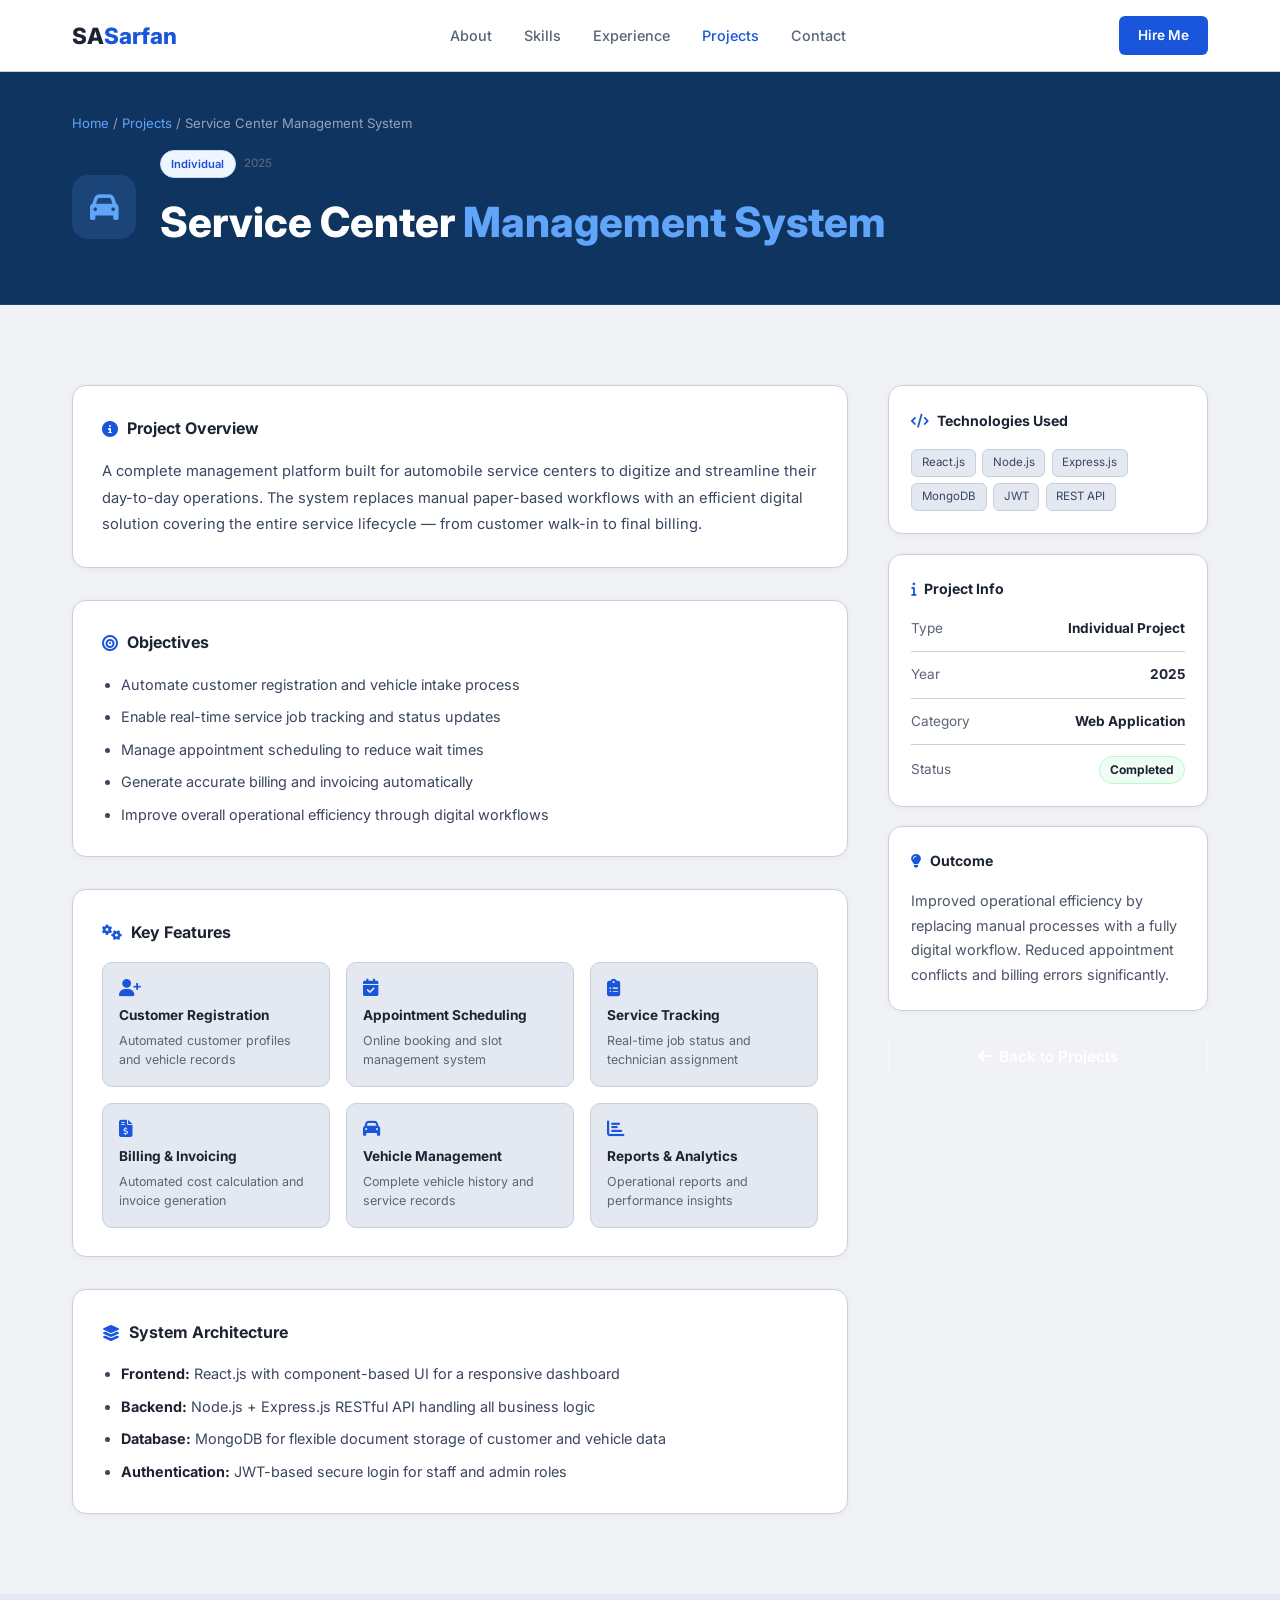
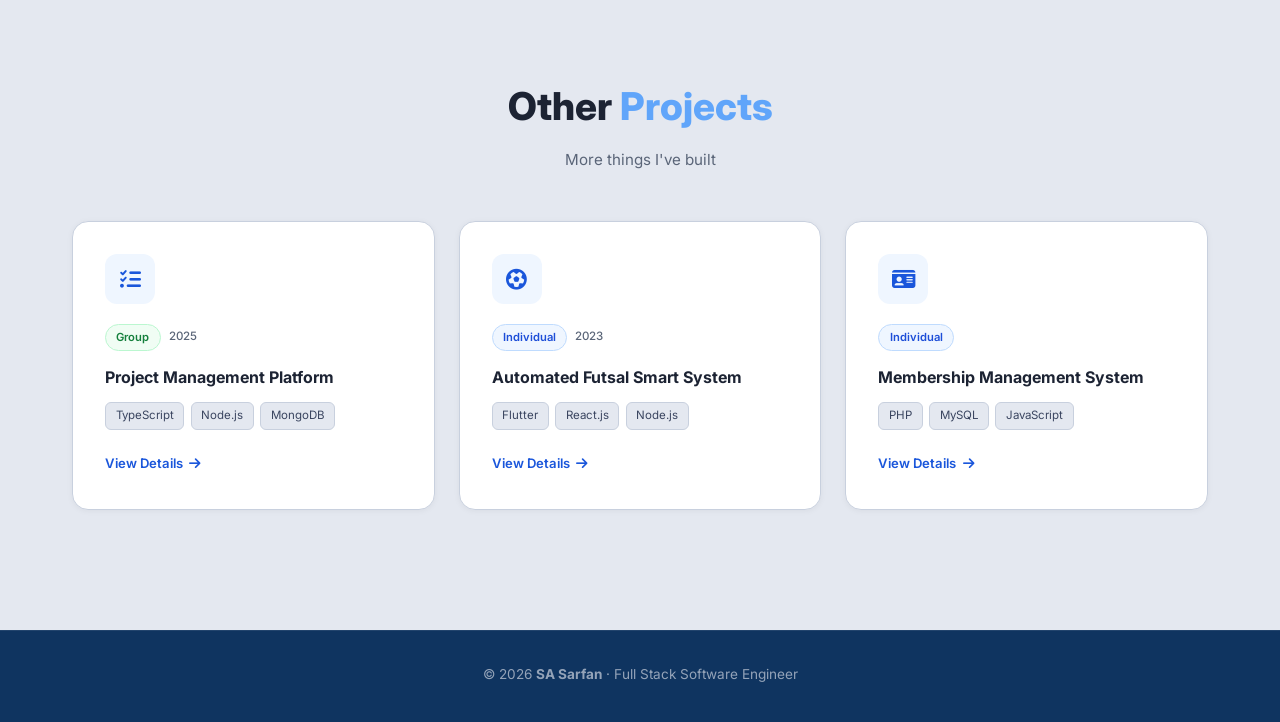
<file: project-service-center.html>
<!DOCTYPE html>
<html lang="en">
<head>
  <meta charset="UTF-8" />
  <meta name="viewport" content="width=device-width, initial-scale=1.0" />
  <title>Service Center Management System | SA Sarfan</title>
  <link rel="stylesheet" href="style.css" />
  <link href="https://fonts.googleapis.com/css2?family=Inter:wght@300;400;500;600;700;800&display=swap" rel="stylesheet" />
  <link rel="stylesheet" href="https://cdnjs.cloudflare.com/ajax/libs/font-awesome/6.5.0/css/all.min.css" />
</head>
<body>

  <!-- NAV -->
  <nav id="navbar">
    <div class="nav-container">
      <a href="index.html" class="logo">SA<span>Sarfan</span></a>
      <ul class="nav-links">
        <li><a href="about.html">About</a></li>
        <li><a href="skills.html">Skills</a></li>
        <li><a href="experience.html">Experience</a></li>
        <li><a href="projects.html" class="active">Projects</a></li>
        <li><a href="contact.html">Contact</a></li>
      </ul>
      <a href="contact.html" class="btn-nav">Hire Me</a>
      <button class="hamburger" id="hamburger" aria-label="Menu">&#9776;</button>
    </div>
  </nav>

  <!-- PAGE HERO -->
  <section class="page-hero">
    <div class="container">
      <p class="page-breadcrumb"><a href="index.html">Home</a> / <a href="projects.html">Projects</a> / Service Center Management System</p>
      <div class="project-detail-header">
        <div class="project-detail-icon"><i class="fas fa-car"></i></div>
        <div>
          <div class="project-meta" style="margin-bottom:0.6rem;">
            <span class="project-type individual">Individual</span>
            <span class="project-year">2025</span>
          </div>
          <h1>Service Center <span class="accent">Management System</span></h1>
        </div>
      </div>
    </div>
  </section>

  <!-- PROJECT DETAILS -->
  <section class="section">
    <div class="container">
      <div class="project-detail-grid">

        <!-- Left: Main Info -->
        <div class="project-detail-main">

          <div class="detail-block">
            <h2><i class="fas fa-info-circle"></i> Project Overview</h2>
            <p>
              A complete management platform built for automobile service centers to digitize and streamline their day-to-day operations. The system replaces manual paper-based workflows with an efficient digital solution covering the entire service lifecycle — from customer walk-in to final billing.
            </p>
          </div>

          <div class="detail-block">
            <h2><i class="fas fa-bullseye"></i> Objectives</h2>
            <ul class="detail-list">
              <li>Automate customer registration and vehicle intake process</li>
              <li>Enable real-time service job tracking and status updates</li>
              <li>Manage appointment scheduling to reduce wait times</li>
              <li>Generate accurate billing and invoicing automatically</li>
              <li>Improve overall operational efficiency through digital workflows</li>
            </ul>
          </div>

          <div class="detail-block">
            <h2><i class="fas fa-cogs"></i> Key Features</h2>
            <div class="feature-grid">
              <div class="feature-item">
                <i class="fas fa-user-plus"></i>
                <strong>Customer Registration</strong>
                <span>Automated customer profiles and vehicle records</span>
              </div>
              <div class="feature-item">
                <i class="fas fa-calendar-check"></i>
                <strong>Appointment Scheduling</strong>
                <span>Online booking and slot management system</span>
              </div>
              <div class="feature-item">
                <i class="fas fa-clipboard-list"></i>
                <strong>Service Tracking</strong>
                <span>Real-time job status and technician assignment</span>
              </div>
              <div class="feature-item">
                <i class="fas fa-file-invoice-dollar"></i>
                <strong>Billing & Invoicing</strong>
                <span>Automated cost calculation and invoice generation</span>
              </div>
              <div class="feature-item">
                <i class="fas fa-car"></i>
                <strong>Vehicle Management</strong>
                <span>Complete vehicle history and service records</span>
              </div>
              <div class="feature-item">
                <i class="fas fa-chart-bar"></i>
                <strong>Reports & Analytics</strong>
                <span>Operational reports and performance insights</span>
              </div>
            </div>
          </div>

          <div class="detail-block">
            <h2><i class="fas fa-layer-group"></i> System Architecture</h2>
            <ul class="detail-list">
              <li><strong>Frontend:</strong> React.js with component-based UI for a responsive dashboard</li>
              <li><strong>Backend:</strong> Node.js + Express.js RESTful API handling all business logic</li>
              <li><strong>Database:</strong> MongoDB for flexible document storage of customer and vehicle data</li>
              <li><strong>Authentication:</strong> JWT-based secure login for staff and admin roles</li>
            </ul>
          </div>

        </div>

        <!-- Right: Sidebar -->
        <div class="project-detail-sidebar">

          <div class="sidebar-card">
            <h3><i class="fas fa-code"></i> Technologies Used</h3>
            <div class="project-tags" style="margin-bottom:0;">
              <span>React.js</span>
              <span>Node.js</span>
              <span>Express.js</span>
              <span>MongoDB</span>
              <span>JWT</span>
              <span>REST API</span>
            </div>
          </div>

          <div class="sidebar-card">
            <h3><i class="fas fa-info"></i> Project Info</h3>
            <ul class="sidebar-info-list">
              <li><span>Type</span><strong>Individual Project</strong></li>
              <li><span>Year</span><strong>2025</strong></li>
              <li><span>Category</span><strong>Web Application</strong></li>
              <li><span>Status</span><strong class="status-complete">Completed</strong></li>
            </ul>
          </div>

          <div class="sidebar-card">
            <h3><i class="fas fa-lightbulb"></i> Outcome</h3>
            <p style="color:#4a5568; font-size:0.9rem; line-height:1.7;">
              Improved operational efficiency by replacing manual processes with a fully digital workflow. Reduced appointment conflicts and billing errors significantly.
            </p>
          </div>

          <a href="projects.html" class="btn-outline" style="display:flex; justify-content:center;">
            <i class="fas fa-arrow-left"></i> Back to Projects
          </a>

        </div>
      </div>
    </div>
  </section>

  <!-- OTHER PROJECTS -->
  <section class="section section-dark">
    <div class="container">
      <h2 class="section-title">Other <span class="accent">Projects</span></h2>
      <p class="section-sub">More things I've built</p>
      <div class="projects-grid">
        <div class="project-card" onclick="window.location.href='project-management.html'" style="cursor:pointer;">
          <div class="project-icon"><i class="fas fa-tasks"></i></div>
          <div class="project-meta"><span class="project-type group">Group</span><span class="project-year">2025</span></div>
          <h3>Project Management Platform</h3>
          <div class="project-tags"><span>TypeScript</span><span>Node.js</span><span>MongoDB</span></div>
          <div class="project-view-link">View Details <i class="fas fa-arrow-right"></i></div>
        </div>
        <div class="project-card" onclick="window.location.href='project-futsal.html'" style="cursor:pointer;">
          <div class="project-icon"><i class="fas fa-futbol"></i></div>
          <div class="project-meta"><span class="project-type individual">Individual</span><span class="project-year">2023</span></div>
          <h3>Automated Futsal Smart System</h3>
          <div class="project-tags"><span>Flutter</span><span>React.js</span><span>Node.js</span></div>
          <div class="project-view-link">View Details <i class="fas fa-arrow-right"></i></div>
        </div>
        <div class="project-card" onclick="window.location.href='project-membership.html'" style="cursor:pointer;">
          <div class="project-icon"><i class="fas fa-id-card"></i></div>
          <div class="project-meta"><span class="project-type individual">Individual</span></div>
          <h3>Membership Management System</h3>
          <div class="project-tags"><span>PHP</span><span>MySQL</span><span>JavaScript</span></div>
          <div class="project-view-link">View Details <i class="fas fa-arrow-right"></i></div>
        </div>
      </div>
    </div>
  </section>

  <!-- FOOTER -->
  <footer>
    <div class="container">
      <p>© 2026 <strong>SA Sarfan</strong> · Full Stack Software Engineer</p>
    </div>
  </footer>

  <script src="script.js"></script>
</body>
</html>
</file>
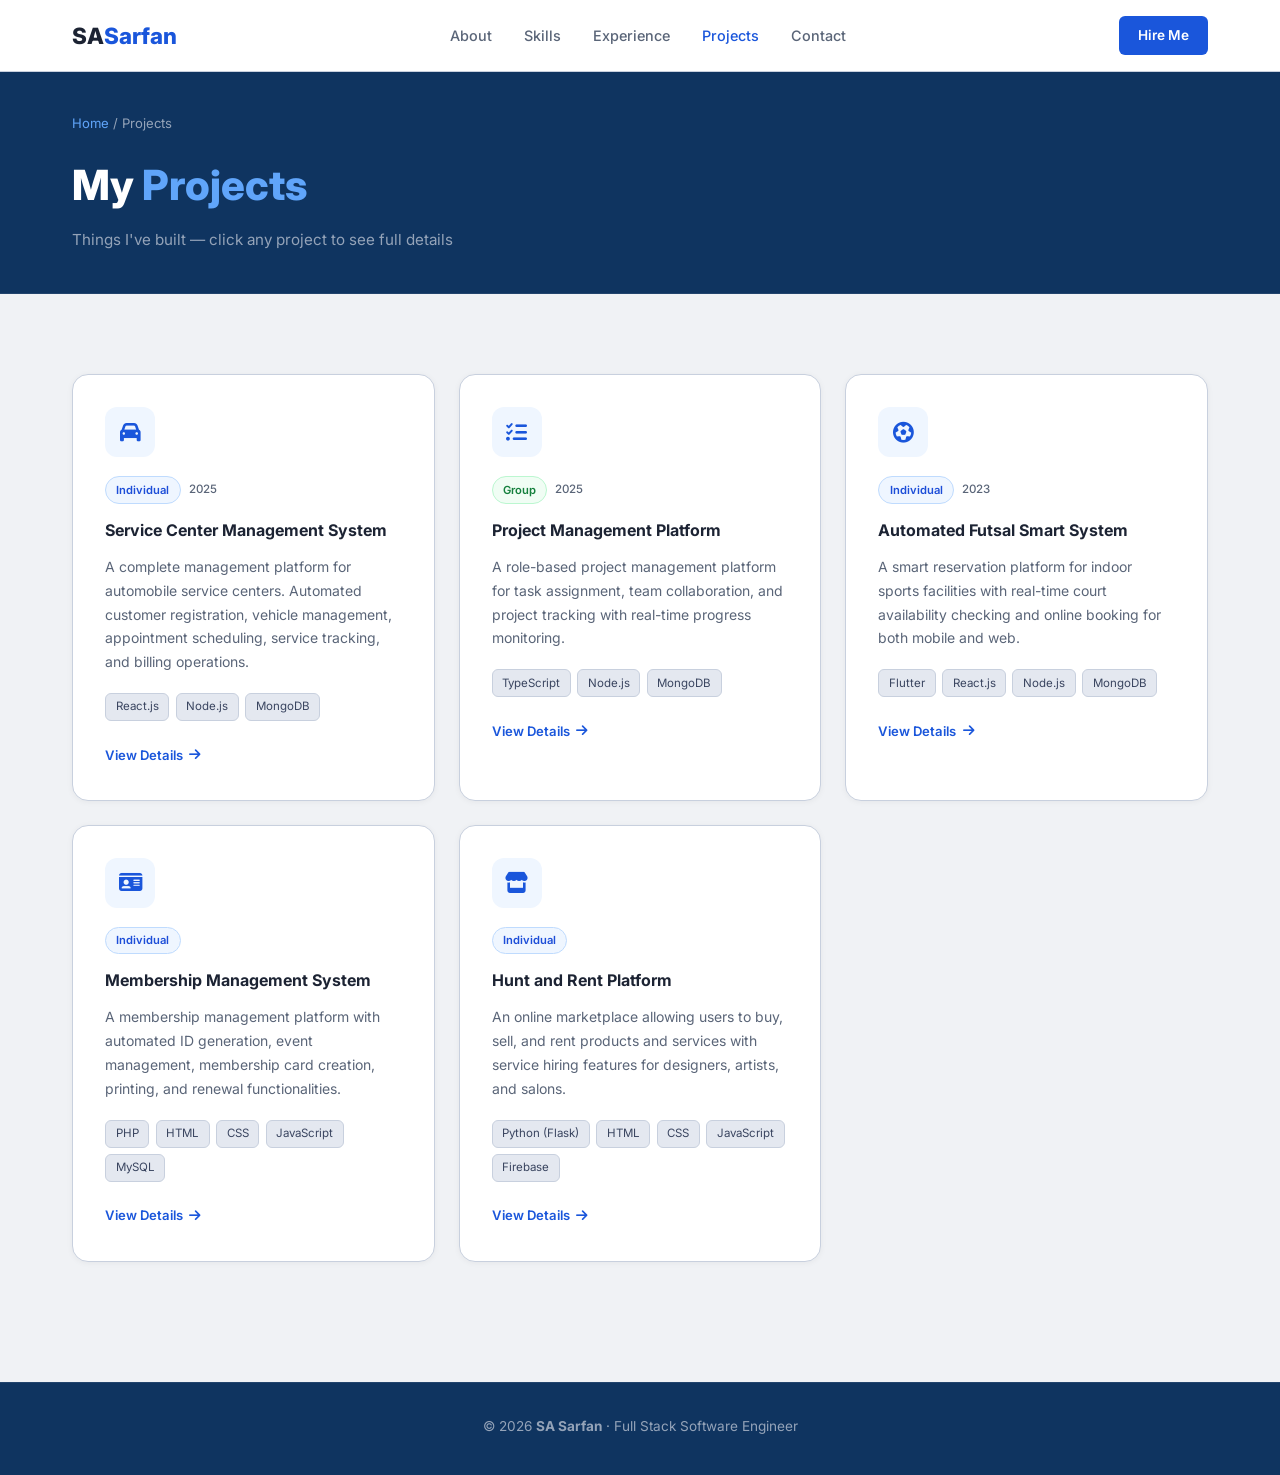
<file: projects.html>
<!DOCTYPE html>
<html lang="en">
<head>
  <meta charset="UTF-8" />
  <meta name="viewport" content="width=device-width, initial-scale=1.0" />
  <title>Projects | SA Sarfan</title>
  <link rel="stylesheet" href="style.css" />
  <link href="https://fonts.googleapis.com/css2?family=Inter:wght@300;400;500;600;700;800&display=swap" rel="stylesheet" />
  <link rel="stylesheet" href="https://cdnjs.cloudflare.com/ajax/libs/font-awesome/6.5.0/css/all.min.css" />
</head>
<body>

  <!-- NAV -->
  <nav id="navbar">
    <div class="nav-container">
      <a href="index.html" class="logo">SA<span>Sarfan</span></a>
      <ul class="nav-links">
        <li><a href="about.html">About</a></li>
        <li><a href="skills.html">Skills</a></li>
        <li><a href="experience.html">Experience</a></li>
        <li><a href="projects.html" class="active">Projects</a></li>
        <li><a href="contact.html">Contact</a></li>
      </ul>
      <a href="contact.html" class="btn-nav">Hire Me</a>
      <button class="hamburger" id="hamburger" aria-label="Menu">&#9776;</button>
    </div>
  </nav>

  <!-- PAGE HERO -->
  <section class="page-hero">
    <div class="container">
      <p class="page-breadcrumb"><a href="index.html">Home</a> / Projects</p>
      <h1>My <span class="accent">Projects</span></h1>
      <p class="page-hero-sub">Things I've built — click any project to see full details</p>
    </div>
  </section>

  <!-- PROJECTS GRID -->
  <section class="section">
    <div class="container">
      <div class="projects-grid">

        <!-- Project 1 -->
        <div class="project-card" onclick="window.location.href='project-service-center.html'" style="cursor:pointer;">
          <div class="project-icon"><i class="fas fa-car"></i></div>
          <div class="project-meta">
            <span class="project-type individual">Individual</span>
            <span class="project-year">2025</span>
          </div>
          <h3>Service Center Management System</h3>
          <p>A complete management platform for automobile service centers. Automated customer registration, vehicle management, appointment scheduling, service tracking, and billing operations.</p>
          <div class="project-tags">
            <span>React.js</span><span>Node.js</span><span>MongoDB</span>
          </div>
          <div class="project-view-link">View Details <i class="fas fa-arrow-right"></i></div>
        </div>

        <!-- Project 2 -->
        <div class="project-card" onclick="window.location.href='project-management.html'" style="cursor:pointer;">
          <div class="project-icon"><i class="fas fa-tasks"></i></div>
          <div class="project-meta">
            <span class="project-type group">Group</span>
            <span class="project-year">2025</span>
          </div>
          <h3>Project Management Platform</h3>
          <p>A role-based project management platform for task assignment, team collaboration, and project tracking with real-time progress monitoring.</p>
          <div class="project-tags">
            <span>TypeScript</span><span>Node.js</span><span>MongoDB</span>
          </div>
          <div class="project-view-link">View Details <i class="fas fa-arrow-right"></i></div>
        </div>

        <!-- Project 3 -->
        <div class="project-card" onclick="window.location.href='project-futsal.html'" style="cursor:pointer;">
          <div class="project-icon"><i class="fas fa-futbol"></i></div>
          <div class="project-meta">
            <span class="project-type individual">Individual</span>
            <span class="project-year">2023</span>
          </div>
          <h3>Automated Futsal Smart System</h3>
          <p>A smart reservation platform for indoor sports facilities with real-time court availability checking and online booking for both mobile and web.</p>
          <div class="project-tags">
            <span>Flutter</span><span>React.js</span><span>Node.js</span><span>MongoDB</span>
          </div>
          <div class="project-view-link">View Details <i class="fas fa-arrow-right"></i></div>
        </div>

        <!-- Project 4 -->
        <div class="project-card" onclick="window.location.href='project-membership.html'" style="cursor:pointer;">
          <div class="project-icon"><i class="fas fa-id-card"></i></div>
          <div class="project-meta">
            <span class="project-type individual">Individual</span>
          </div>
          <h3>Membership Management System</h3>
          <p>A membership management platform with automated ID generation, event management, membership card creation, printing, and renewal functionalities.</p>
          <div class="project-tags">
            <span>PHP</span><span>HTML</span><span>CSS</span><span>JavaScript</span><span>MySQL</span>
          </div>
          <div class="project-view-link">View Details <i class="fas fa-arrow-right"></i></div>
        </div>

        <!-- Project 5 -->
        <div class="project-card" onclick="window.location.href='project-hunt-rent.html'" style="cursor:pointer;">
          <div class="project-icon"><i class="fas fa-store"></i></div>
          <div class="project-meta">
            <span class="project-type individual">Individual</span>
          </div>
          <h3>Hunt and Rent Platform</h3>
          <p>An online marketplace allowing users to buy, sell, and rent products and services with service hiring features for designers, artists, and salons.</p>
          <div class="project-tags">
            <span>Python (Flask)</span><span>HTML</span><span>CSS</span><span>JavaScript</span><span>Firebase</span>
          </div>
          <div class="project-view-link">View Details <i class="fas fa-arrow-right"></i></div>
        </div>

      </div>
    </div>
  </section>

  <!-- FOOTER -->
  <footer>
    <div class="container">
      <p>© 2026 <strong>SA Sarfan</strong> · Full Stack Software Engineer</p>
    </div>
  </footer>

  <script src="script.js"></script>
</body>
</html>
</file>
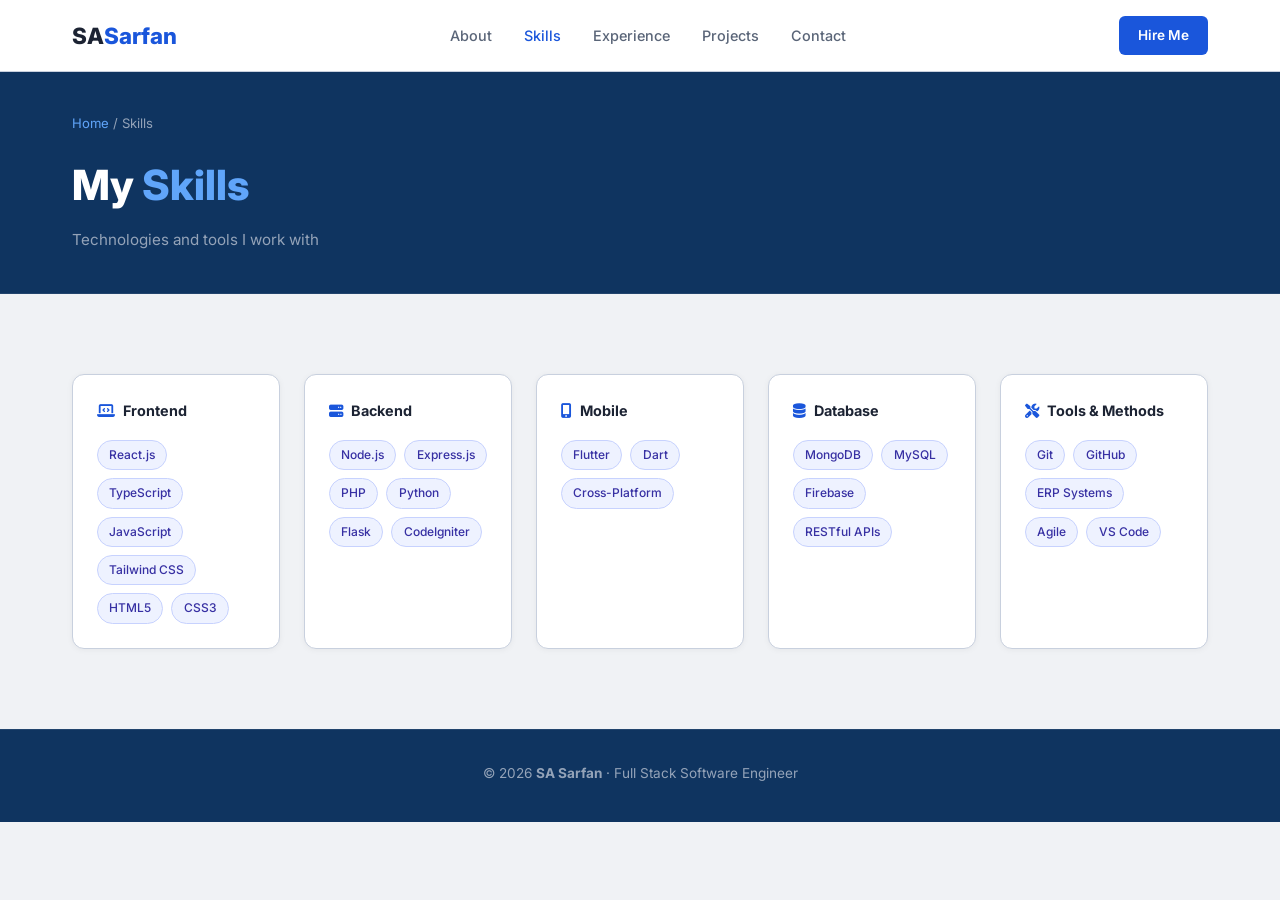
<file: skills.html>
<!DOCTYPE html>
<html lang="en">
<head>
  <meta charset="UTF-8" />
  <meta name="viewport" content="width=device-width, initial-scale=1.0" />
  <title>Skills | SA Sarfan</title>
  <link rel="stylesheet" href="style.css" />
  <link href="https://fonts.googleapis.com/css2?family=Inter:wght@300;400;500;600;700;800&display=swap" rel="stylesheet" />
  <link rel="stylesheet" href="https://cdnjs.cloudflare.com/ajax/libs/font-awesome/6.5.0/css/all.min.css" />
</head>
<body>

  <!-- NAV -->
  <nav id="navbar">
    <div class="nav-container">
      <a href="index.html" class="logo">SA<span>Sarfan</span></a>
      <ul class="nav-links">
        <li><a href="about.html">About</a></li>
        <li><a href="skills.html" class="active">Skills</a></li>
        <li><a href="experience.html">Experience</a></li>
        <li><a href="projects.html">Projects</a></li>
        <li><a href="contact.html">Contact</a></li>
      </ul>
      <a href="contact.html" class="btn-nav">Hire Me</a>
      <button class="hamburger" id="hamburger" aria-label="Menu">&#9776;</button>
    </div>
  </nav>

  <!-- PAGE HERO -->
  <section class="page-hero">
    <div class="container">
      <p class="page-breadcrumb"><a href="index.html">Home</a> / Skills</p>
      <h1>My <span class="accent">Skills</span></h1>
      <p class="page-hero-sub">Technologies and tools I work with</p>
    </div>
  </section>

  <!-- SKILLS -->
  <section class="section">
    <div class="container">
      <div class="skills-grid">
        <div class="skill-category">
          <h3><i class="fas fa-laptop-code"></i> Frontend</h3>
          <div class="skill-tags">
            <span>React.js</span><span>TypeScript</span><span>JavaScript</span>
            <span>Tailwind CSS</span><span>HTML5</span><span>CSS3</span>
          </div>
        </div>
        <div class="skill-category">
          <h3><i class="fas fa-server"></i> Backend</h3>
          <div class="skill-tags">
            <span>Node.js</span><span>Express.js</span><span>PHP</span>
            <span>Python</span><span>Flask</span><span>CodeIgniter</span>
          </div>
        </div>
        <div class="skill-category">
          <h3><i class="fas fa-mobile-alt"></i> Mobile</h3>
          <div class="skill-tags">
            <span>Flutter</span><span>Dart</span><span>Cross-Platform</span>
          </div>
        </div>
        <div class="skill-category">
          <h3><i class="fas fa-database"></i> Database</h3>
          <div class="skill-tags">
            <span>MongoDB</span><span>MySQL</span><span>Firebase</span><span>RESTful APIs</span>
          </div>
        </div>
        <div class="skill-category">
          <h3><i class="fas fa-tools"></i> Tools &amp; Methods</h3>
          <div class="skill-tags">
            <span>Git</span><span>GitHub</span><span>ERP Systems</span>
            <span>Agile</span><span>VS Code</span>
          </div>
        </div>
      </div>
    </div>
  </section>

  <!-- FOOTER -->
  <footer>
    <div class="container">
      <p>© 2026 <strong>SA Sarfan</strong> · Full Stack Software Engineer</p>
    </div>
  </footer>

  <script src="script.js"></script>
</body>
</html>
</file>
<file: style.css>
/* ===== RESET & BASE ===== */
*, *::before, *::after { box-sizing: border-box; margin: 0; padding: 0; }
html { scroll-behavior: smooth; }
body {
  font-family: 'Inter', sans-serif;
  background: #f0f2f5;
  color: #1c2333;
  line-height: 1.7;
}
a { text-decoration: none; color: inherit; }
ul { list-style: none; }
img { max-width: 100%; }

/* ===== VARIABLES ===== */
:root {
  --accent:  #1a56db;
  --accent2: #0f3460;
  --bg:      #f0f2f5;
  --bg2:     #e4e8f0;
  --card:    #ffffff;
  --border:  #c8d0de;
  --text:    #1c2333;
  --muted:   #5a6578;
}

/* ===== NAVBAR ===== */
#navbar {
  position: fixed; top: 0; left: 0; right: 0; z-index: 999;
  background: #ffffff;
  border-bottom: 1px solid var(--border);
  transition: box-shadow 0.3s;
}
.nav-container {
  max-width: 1200px; margin: 0 auto;
  display: flex; align-items: center;
  justify-content: space-between;
  padding: 1rem 2rem;
}
.logo { font-size: 1.4rem; font-weight: 800; color: var(--text); }
.logo span { color: var(--accent); }
.nav-links { display: flex; gap: 2rem; }
.nav-links a { color: var(--muted); font-size: 0.9rem; font-weight: 500; transition: color 0.2s; }
.nav-links a:hover { color: var(--accent); }
.btn-nav {
  background: var(--accent); color: #fff;
  padding: 0.5rem 1.2rem; border-radius: 6px;
  font-weight: 600; font-size: 0.85rem; transition: background 0.2s;
}
.btn-nav:hover { background: #1347c4; }
.hamburger { display: none; background: none; border: none; color: var(--text); font-size: 1.4rem; cursor: pointer; }

/* ===== HERO ===== */
.hero {
  min-height: 100vh;
  display: flex; align-items: center; justify-content: space-between;
  gap: 3rem; padding: 8rem 10% 4rem;
  position: relative; overflow: hidden;
  background: #0f3460;
}
.hero-bg {
  position: absolute; inset: 0;
  background: radial-gradient(ellipse 70% 70% at 80% 50%, rgba(26,86,219,0.25) 0%, transparent 65%);
  pointer-events: none;
}
.hero-content { max-width: 600px; z-index: 1; }
.hero-tag {
  display: inline-block;
  background: rgba(255,255,255,0.1); border: 1px solid rgba(255,255,255,0.2);
  color: #93c5fd; font-size: 0.85rem; font-weight: 500;
  padding: 0.4rem 1rem; border-radius: 100px; margin-bottom: 1.5rem;
}
.hero-content h1 { font-size: clamp(2.2rem, 5vw, 3.5rem); font-weight: 800; color: #ffffff; line-height: 1.1; margin-bottom: 0.5rem; }
.accent { color: #60a5fa; }
.hero-role { font-size: clamp(1rem, 2.5vw, 1.4rem); color: #94a3b8; font-weight: 500; margin-bottom: 1.5rem; }
.hero-desc { color: #cbd5e1; font-size: 1rem; margin-bottom: 2rem; max-width: 500px; }
.hero-cta { display: flex; gap: 1rem; flex-wrap: wrap; margin-bottom: 2rem; }
.btn-primary {
  background: var(--accent); color: #fff;
  padding: 0.8rem 2rem; border-radius: 8px;
  font-weight: 700; font-size: 0.95rem;
  transition: transform 0.2s, background 0.2s;
  display: inline-flex; align-items: center; gap: 0.5rem;
}
.btn-primary:hover { transform: translateY(-2px); background: #1347c4; }
.btn-outline {
  border: 1px solid rgba(255,255,255,0.3); color: #ffffff;
  padding: 0.8rem 2rem; border-radius: 8px;
  font-weight: 600; font-size: 0.95rem;
  transition: border-color 0.2s, background 0.2s;
  display: inline-flex; align-items: center; gap: 0.5rem;
}
.btn-outline:hover { border-color: #60a5fa; background: rgba(255,255,255,0.05); }
.hero-socials { display: flex; gap: 1rem; }
.hero-socials a {
  width: 40px; height: 40px; border-radius: 8px;
  border: 1px solid rgba(255,255,255,0.2);
  display: flex; align-items: center; justify-content: center;
  color: #94a3b8; font-size: 1rem;
  transition: border-color 0.2s, color 0.2s, background 0.2s;
}
.hero-socials a:hover { border-color: #60a5fa; color: #60a5fa; background: rgba(255,255,255,0.08); }

/* ===== HERO VISUAL ===== */
.hero-visual {
  position: relative; width: 320px; height: 320px;
  flex-shrink: 0; z-index: 1;
}
.avatar-ring {
  width: 220px; height: 220px; border-radius: 50%;
  border: 2px solid #60a5fa;
  display: flex; align-items: center; justify-content: center;
  position: absolute; top: 50%; left: 50%; transform: translate(-50%, -50%);
  animation: spin 12s linear infinite;
  box-shadow: 0 0 40px rgba(96,165,250,0.2);
}
.avatar-inner {
  width: 190px; height: 190px; border-radius: 50%;
  background: linear-gradient(135deg, #1a56db, #0f3460);
  display: flex; align-items: center; justify-content: center;
  font-size: 2.5rem; font-weight: 800; color: #fff;
  animation: spin-reverse 12s linear infinite;
  border: 3px solid rgba(255,255,255,0.15);
}
@keyframes spin { from { transform: translate(-50%,-50%) rotate(0deg); } to { transform: translate(-50%,-50%) rotate(360deg); } }
@keyframes spin-reverse { from { transform: rotate(0deg); } to { transform: rotate(-360deg); } }
.tech-pill {
  position: absolute;
  background: #1e2d4a; border: 1px solid rgba(96,165,250,0.3);
  color: #93c5fd; font-size: 0.75rem; font-weight: 600;
  padding: 0.3rem 0.8rem; border-radius: 100px;
  white-space: nowrap; animation: float 3s ease-in-out infinite;
  box-shadow: 0 2px 10px rgba(0,0,0,0.25);
}
.pill-1 { top: 0; left: 50%; transform: translateX(-50%); }
.pill-2 { top: 20%; right: -10px; animation-delay: 0.5s; }
.pill-3 { bottom: 10%; right: 0; animation-delay: 1s; }
.pill-4 { bottom: 0; left: 50%; transform: translateX(-50%); animation-delay: 1.5s; }
.pill-5 { top: 20%; left: -10px; animation-delay: 2s; }
.pill-6 { bottom: 30%; left: -10px; animation-delay: 2.5s; }
@keyframes float { 0%,100% { transform: translateY(0); } 50% { transform: translateY(-6px); } }
.pill-1, .pill-4 { animation: float-x 3s ease-in-out infinite; }
@keyframes float-x { 0%,100% { transform: translateX(-50%) translateY(0); } 50% { transform: translateX(-50%) translateY(-6px); } }

/* ===== SECTIONS ===== */
.section { padding: 5rem 0; background: var(--bg); }
.section-dark { background: var(--bg2); }
.container { max-width: 1200px; margin: 0 auto; padding: 0 2rem; }
.section-title { font-size: clamp(1.8rem, 4vw, 2.4rem); font-weight: 800; color: var(--text); text-align: center; margin-bottom: 0.5rem; }
.section-sub { text-align: center; color: var(--muted); margin-bottom: 3rem; font-size: 0.95rem; }

/* ===== ABOUT ===== */
.about-grid { display: grid; grid-template-columns: 1fr 1fr; gap: 3rem; align-items: start; }
.about-text p { color: #3a4560; margin-bottom: 1.2rem; }
.about-stats { display: flex; gap: 2rem; margin: 2rem 0; }
.stat span { font-size: 2rem; font-weight: 800; color: var(--accent); display: block; }
.stat p { font-size: 0.85rem; color: var(--muted); }
.about-info { display: flex; flex-direction: column; gap: 0.6rem; }
.about-info div { display: flex; align-items: center; gap: 0.8rem; color: #3a4560; font-size: 0.9rem; }
.about-info i { color: var(--accent); width: 16px; }
.about-card {
  background: var(--card); border: 1px solid var(--border);
  border-radius: 16px; padding: 2rem;
  box-shadow: 0 2px 12px rgba(0,0,0,0.06);
}
.about-card h3 { font-size: 1.1rem; color: var(--text); margin-bottom: 1.5rem; font-weight: 700; }
.service-list { display: flex; flex-direction: column; gap: 1.2rem; }
.service-list li { display: flex; align-items: flex-start; gap: 1rem; }
.service-list i { color: var(--accent); font-size: 1.1rem; margin-top: 2px; flex-shrink: 0; }
.service-list strong { display: block; color: var(--text); font-size: 0.9rem; }
.service-list span { font-size: 0.8rem; color: var(--muted); }

/* ===== SKILLS ===== */
.skills-grid { display: grid; grid-template-columns: repeat(auto-fit, minmax(200px, 1fr)); gap: 1.5rem; }
.skill-category {
  background: var(--card); border: 1px solid var(--border);
  border-radius: 12px; padding: 1.5rem;
  transition: border-color 0.2s, box-shadow 0.2s;
  box-shadow: 0 1px 6px rgba(0,0,0,0.05);
}
.skill-category:hover { border-color: var(--accent); box-shadow: 0 4px 16px rgba(26,86,219,0.1); }
.skill-category h3 { font-size: 0.9rem; color: var(--text); margin-bottom: 1rem; display: flex; align-items: center; gap: 0.5rem; font-weight: 700; }
.skill-category h3 i { color: var(--accent); }
.skill-tags { display: flex; flex-wrap: wrap; gap: 0.5rem; }
.skill-tags span {
  background: #eef2ff; border: 1px solid #c7d2fe;
  color: #3730a3; font-size: 0.75rem; font-weight: 500;
  padding: 0.25rem 0.7rem; border-radius: 100px;
}

/* ===== TIMELINE ===== */
.timeline { position: relative; max-width: 800px; margin: 0 auto; }
.timeline::before {
  content: ''; position: absolute;
  left: 20px; top: 0; bottom: 0; width: 2px;
  background: linear-gradient(to bottom, var(--accent), var(--accent2));
}
.timeline-item { position: relative; padding-left: 60px; margin-bottom: 2.5rem; }
.timeline-dot {
  position: absolute; left: 12px; top: 6px;
  width: 18px; height: 18px; border-radius: 50%;
  background: var(--accent); border: 3px solid var(--bg);
  box-shadow: 0 0 10px rgba(26,86,219,0.4);
}
.timeline-card {
  background: var(--card); border: 1px solid var(--border);
  border-radius: 12px; padding: 1.5rem;
  transition: border-color 0.2s, box-shadow 0.2s;
  box-shadow: 0 1px 6px rgba(0,0,0,0.05);
}
.timeline-card:hover { border-color: var(--accent); box-shadow: 0 4px 16px rgba(26,86,219,0.1); }
.timeline-header { display: flex; align-items: center; gap: 1rem; flex-wrap: wrap; margin-bottom: 0.5rem; }
.timeline-header h3 { color: var(--text); font-size: 1rem; font-weight: 700; }
.badge {
  background: #eff6ff; border: 1px solid #bfdbfe;
  color: #1d4ed8; font-size: 0.75rem; font-weight: 600;
  padding: 0.2rem 0.7rem; border-radius: 100px;
}
.timeline-duration { font-size: 0.8rem; color: var(--muted); margin-bottom: 1rem; display: flex; align-items: center; gap: 0.4rem; }
.timeline-card ul { padding-left: 1rem; }
.timeline-card li { color: #3a4560; font-size: 0.875rem; margin-bottom: 0.4rem; list-style: disc; }

/* ===== PROJECT META BADGES ===== */
.project-meta { display: flex; align-items: center; gap: 0.5rem; margin-bottom: 0.8rem; }
.project-type { font-size: 0.7rem; font-weight: 600; padding: 0.2rem 0.65rem; border-radius: 100px; }
.project-type.individual { background: #eff6ff; border: 1px solid #bfdbfe; color: #1d4ed8; }
.project-type.group { background: #f0fdf4; border: 1px solid #bbf7d0; color: #15803d; }
.project-year { font-size: 0.72rem; color: var(--muted); font-weight: 500; }

/* ===== PROJECTS ===== */
.projects-grid { display: grid; grid-template-columns: repeat(auto-fit, minmax(280px, 1fr)); gap: 1.5rem; margin-bottom: 2.5rem; }
.project-card {
  background: var(--card); border: 1px solid var(--border);
  border-radius: 16px; padding: 2rem;
  transition: transform 0.2s, border-color 0.2s, box-shadow 0.2s;
  box-shadow: 0 1px 6px rgba(0,0,0,0.05);
}
.project-card:hover { transform: translateY(-4px); border-color: var(--accent); box-shadow: 0 8px 28px rgba(26,86,219,0.12); }
.project-icon {
  width: 50px; height: 50px; border-radius: 12px;
  background: #eff6ff; display: flex; align-items: center; justify-content: center;
  font-size: 1.3rem; color: var(--accent); margin-bottom: 1.2rem;
}
.project-card h3 { color: var(--text); font-size: 1rem; margin-bottom: 0.7rem; font-weight: 700; }
.project-card p { color: var(--muted); font-size: 0.875rem; margin-bottom: 1.2rem; }
.project-tags { display: flex; flex-wrap: wrap; gap: 0.4rem; margin-bottom: 1.2rem; }
.project-tags span {
  background: var(--bg2); border: 1px solid var(--border);
  color: #3a4560; font-size: 0.72rem;
  padding: 0.2rem 0.6rem; border-radius: 6px;
}
.project-links a { display: inline-flex; align-items: center; gap: 0.4rem; color: var(--accent); font-size: 0.85rem; font-weight: 500; transition: opacity 0.2s; }
.project-links a:hover { opacity: 0.75; }
.view-more { text-align: center; }
.project-view-link {
  font-size: 0.82rem; font-weight: 600; color: var(--accent);
  display: inline-flex; align-items: center; gap: 0.4rem;
  margin-top: 0.2rem; transition: gap 0.2s;
}
.project-card:hover .project-view-link { gap: 0.7rem; }

/* ===== EDUCATION ===== */
.edu-grid { display: grid; grid-template-columns: repeat(auto-fit, minmax(280px, 1fr)); gap: 1.5rem; max-width: 1000px; margin: 0 auto; }
.edu-card {
  background: var(--card); border: 1px solid var(--border);
  border-radius: 12px; padding: 1.5rem;
  display: flex; align-items: flex-start; gap: 1.2rem;
  box-shadow: 0 1px 6px rgba(0,0,0,0.05);
}
.edu-icon {
  width: 48px; height: 48px; border-radius: 10px;
  background: #eff6ff; display: flex; align-items: center; justify-content: center;
  font-size: 1.2rem; color: var(--accent); flex-shrink: 0;
}
.edu-card h3 { color: var(--text); font-size: 0.95rem; margin-bottom: 0.3rem; font-weight: 700; }
.edu-card p { color: var(--muted); font-size: 0.85rem; }
.year { font-size: 0.8rem; color: var(--accent); font-weight: 600; }

/* ===== CONTACT ===== */
.contact-grid { display: grid; grid-template-columns: 1fr 1.2fr; gap: 3rem; align-items: start; }
.contact-info h3 { color: var(--text); font-size: 1.2rem; margin-bottom: 1rem; font-weight: 700; }
.contact-info p { color: var(--muted); margin-bottom: 2rem; font-size: 0.9rem; }
.contact-items { display: flex; flex-direction: column; gap: 1rem; margin-bottom: 2rem; }
.contact-item { display: flex; align-items: center; gap: 0.8rem; color: #3a4560; font-size: 0.9rem; transition: color 0.2s; }
.contact-item:hover { color: var(--accent); }
.contact-item i { color: var(--accent); width: 18px; }
.contact-socials { display: flex; gap: 1rem; }
.social-btn {
  display: inline-flex; align-items: center; gap: 0.5rem;
  border: 1px solid var(--border); color: #3a4560;
  padding: 0.6rem 1.2rem; border-radius: 8px; font-size: 0.85rem; font-weight: 500;
  transition: border-color 0.2s, color 0.2s;
}
.social-btn:hover { border-color: var(--accent); color: var(--accent); }
.contact-form { display: flex; flex-direction: column; gap: 1rem; }
.form-group input, .form-group textarea {
  width: 100%; background: var(--card); border: 1px solid var(--border);
  border-radius: 8px; padding: 0.9rem 1rem; color: var(--text);
  font-family: 'Inter', sans-serif; font-size: 0.9rem;
  transition: border-color 0.2s;
  box-shadow: 0 1px 4px rgba(0,0,0,0.04);
}
.form-group input::placeholder, .form-group textarea::placeholder { color: #9daabb; }
.form-group input:focus, .form-group textarea:focus { outline: none; border-color: var(--accent); box-shadow: 0 0 0 3px rgba(26,86,219,0.1); }
.contact-form .btn-primary { border: none; cursor: pointer; width: 100%; justify-content: center; }

/* ===== FOOTER ===== */
footer {
  background: #0f3460; border-top: 1px solid rgba(255,255,255,0.08);
  padding: 2rem; text-align: center;
}
footer p { color: #94a3b8; font-size: 0.85rem; margin-bottom: 0.3rem; }

/* ===== PAGE HERO (inner pages) ===== */
.page-hero {
  background: #0f3460;
  border-bottom: 1px solid rgba(255,255,255,0.08);
  padding: 7rem 0 2.5rem;
}
.page-breadcrumb { font-size: 0.82rem; color: #94a3b8; margin-bottom: 1rem; }
.page-breadcrumb a { color: #60a5fa; }
.page-breadcrumb a:hover { text-decoration: underline; }
.page-hero h1 { font-size: clamp(1.8rem, 4vw, 2.6rem); font-weight: 800; color: #ffffff; margin-bottom: 0.4rem; }
.page-hero h1 .accent { color: #60a5fa; }
.page-hero-sub { color: #94a3b8; font-size: 0.95rem; }

/* ===== NAV ACTIVE LINK ===== */
.nav-links a.active { color: var(--accent) !important; }

/* ===== RESPONSIVE ===== */
@media (max-width: 900px) {
  .hero { flex-direction: column; text-align: center; padding: 6rem 5% 3rem; }
  .hero-cta, .hero-socials { justify-content: center; }
  .hero-visual { width: 250px; height: 250px; }
  .about-grid { grid-template-columns: 1fr; }
  .contact-grid { grid-template-columns: 1fr; }
}
@media (max-width: 600px) {
  .nav-links { display: none; flex-direction: column; position: absolute; top: 60px; left: 0; right: 0; background: #fff; padding: 1rem 2rem; gap: 1rem; border-bottom: 1px solid var(--border); }
  .nav-links.open { display: flex; }
  .hamburger { display: block; }
  .btn-nav { display: none; }
  .hero { padding: 5rem 5% 3rem; }
  .about-stats { flex-wrap: wrap; gap: 1.5rem; }
  .timeline::before { left: 14px; }
  .timeline-item { padding-left: 45px; }
  .timeline-dot { left: 6px; }
}

/* ===== PROJECT DETAIL PAGE ===== */
.project-detail-header { display: flex; align-items: center; gap: 1.5rem; margin-top: 0.5rem; }
.project-detail-icon {
  width: 64px; height: 64px; border-radius: 16px; flex-shrink: 0;
  background: rgba(96,165,250,0.15);
  display: flex; align-items: center; justify-content: center;
  font-size: 1.8rem; color: #60a5fa;
}
.project-detail-grid {
  display: grid; grid-template-columns: 1fr 320px;
  gap: 2.5rem; align-items: start;
}
.project-detail-main { display: flex; flex-direction: column; gap: 2rem; }
.detail-block {
  background: var(--card); border: 1px solid var(--border);
  border-radius: 14px; padding: 1.8rem;
  box-shadow: 0 1px 6px rgba(0,0,0,0.05);
}
.detail-block h2 { font-size: 1rem; font-weight: 700; color: var(--text); margin-bottom: 1rem; display: flex; align-items: center; gap: 0.6rem; }
.detail-block h2 i { color: var(--accent); }
.detail-block p { color: #3a4560; font-size: 0.92rem; line-height: 1.8; }
.detail-list { padding-left: 1.2rem; display: flex; flex-direction: column; gap: 0.5rem; }
.detail-list li { color: #3a4560; font-size: 0.9rem; list-style: disc; line-height: 1.7; }
.detail-list li strong { color: var(--text); }

/* ===== FEATURE GRID ===== */
.feature-grid { display: grid; grid-template-columns: repeat(auto-fit, minmax(200px, 1fr)); gap: 1rem; margin-top: 0.5rem; }
.feature-item {
  background: var(--bg2); border: 1px solid var(--border);
  border-radius: 10px; padding: 1rem;
  display: flex; flex-direction: column; gap: 0.3rem;
}
.feature-item i { color: var(--accent); font-size: 1.1rem; margin-bottom: 0.2rem; }
.feature-item strong { color: var(--text); font-size: 0.85rem; }
.feature-item span { color: var(--muted); font-size: 0.78rem; line-height: 1.5; }

/* ===== PROJECT DETAIL SIDEBAR ===== */
.project-detail-sidebar { display: flex; flex-direction: column; gap: 1.2rem; position: sticky; top: 90px; }
.sidebar-card {
  background: var(--card); border: 1px solid var(--border);
  border-radius: 14px; padding: 1.4rem;
  box-shadow: 0 1px 6px rgba(0,0,0,0.05);
}
.sidebar-card h3 { font-size: 0.88rem; font-weight: 700; color: var(--text); margin-bottom: 1rem; display: flex; align-items: center; gap: 0.5rem; }
.sidebar-card h3 i { color: var(--accent); }
.sidebar-info-list { display: flex; flex-direction: column; gap: 0.7rem; }
.sidebar-info-list li { display: flex; justify-content: space-between; align-items: center; font-size: 0.85rem; padding-bottom: 0.7rem; border-bottom: 1px solid var(--border); }
.sidebar-info-list li:last-child { border-bottom: none; padding-bottom: 0; }
.sidebar-info-list li span { color: var(--muted); }
.sidebar-info-list li strong { color: var(--text); }
.status-complete {
  background: #f0fdf4; border: 1px solid #bbf7d0;
  color: #15803d; font-size: 0.75rem;
  padding: 0.15rem 0.6rem; border-radius: 100px;
}

/* ===== RESPONSIVE — DETAIL PAGE ===== */
@media (max-width: 900px) {
  .project-detail-grid { grid-template-columns: 1fr; }
  .project-detail-sidebar { position: static; }
  .project-detail-header { flex-direction: column; align-items: flex-start; gap: 1rem; }
}
</file>
